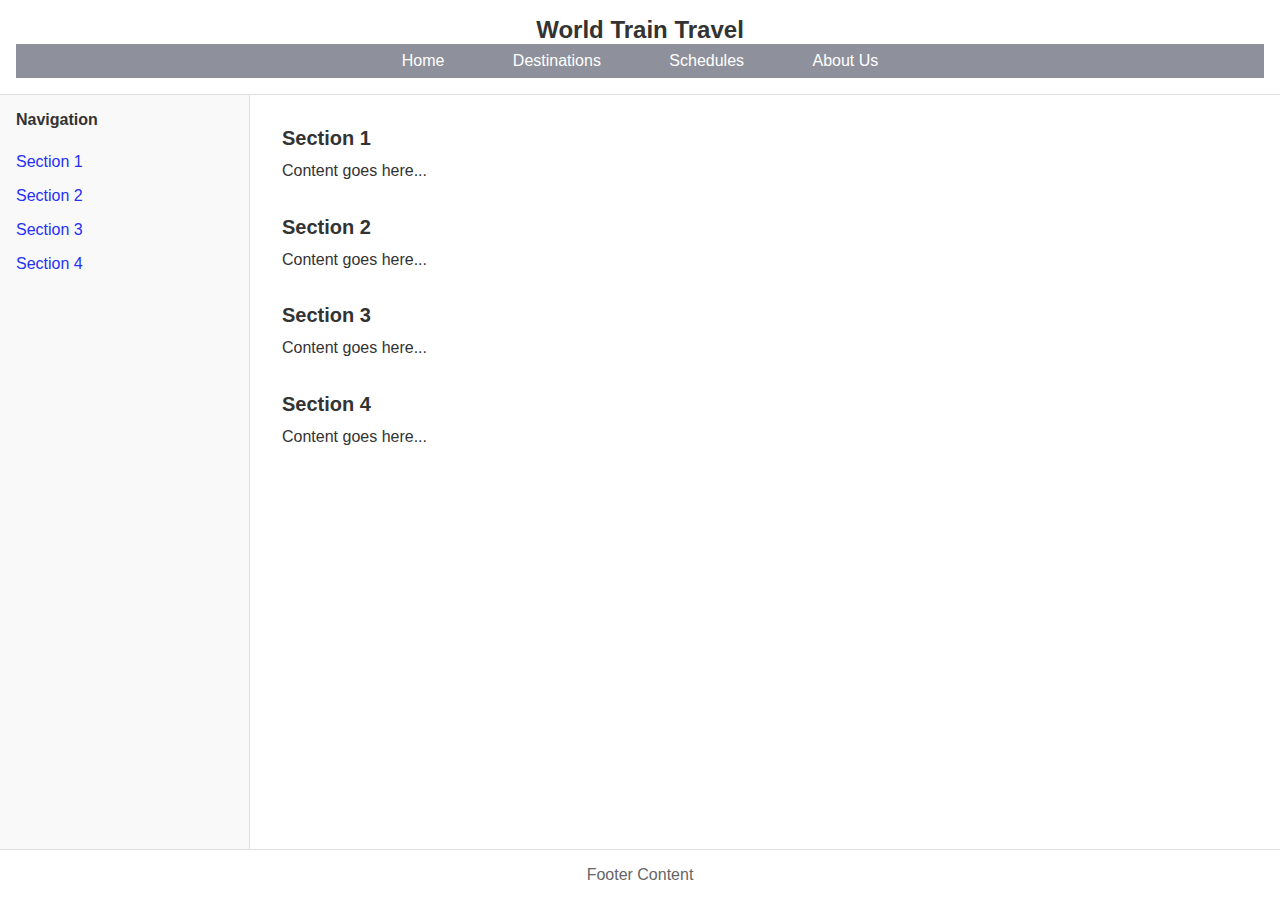
<file: Index.html>
<!DOCTYPE html>
<html lang="en">
<head>
    <meta charset="UTF-8">
    <meta name="viewport" content="width=device-width, initial-scale=1.0">
    <title>World Train Wiki</title>
	<link rel="stylesheet" href="css/train.css">
</head>
<body>
    <header>
        <h1>World Train Travel</h1>
        <div class="horizontal-nav">
            <a href="#section1">Home</a>
            <a href="#section2">Destinations</a>
            <a href="#section3">Schedules</a>
            <a href="#section4">About Us</a>
        </div>
    </header>
    <div class="content-wrapper">
        <nav>
            <h2>Navigation</h2>
            <a href="#section1">Section 1</a>
            <a href="#section2">Section 2</a>
            <a href="#section3">Section 3</a>
            <a href="#section4">Section 4</a>
        </nav>
        <main>
            <section id="section1">
                <h2>Section 1</h2>
                <p>Content goes here...</p>
            </section>
            <section id="section2">
                <h2>Section 2</h2>
                <p>Content goes here...</p>
            </section>
            <section id="section3">
                <h2>Section 3</h2>
                <p>Content goes here...</p>
            </section>
            <section id="section4">
                <h2>Section 4</h2>
                <p>Content goes here...</p>
            </section>
        </main>
    </div>
    <footer>
        <p>Footer Content</p>
    </footer>
</body>
</html>
</file>
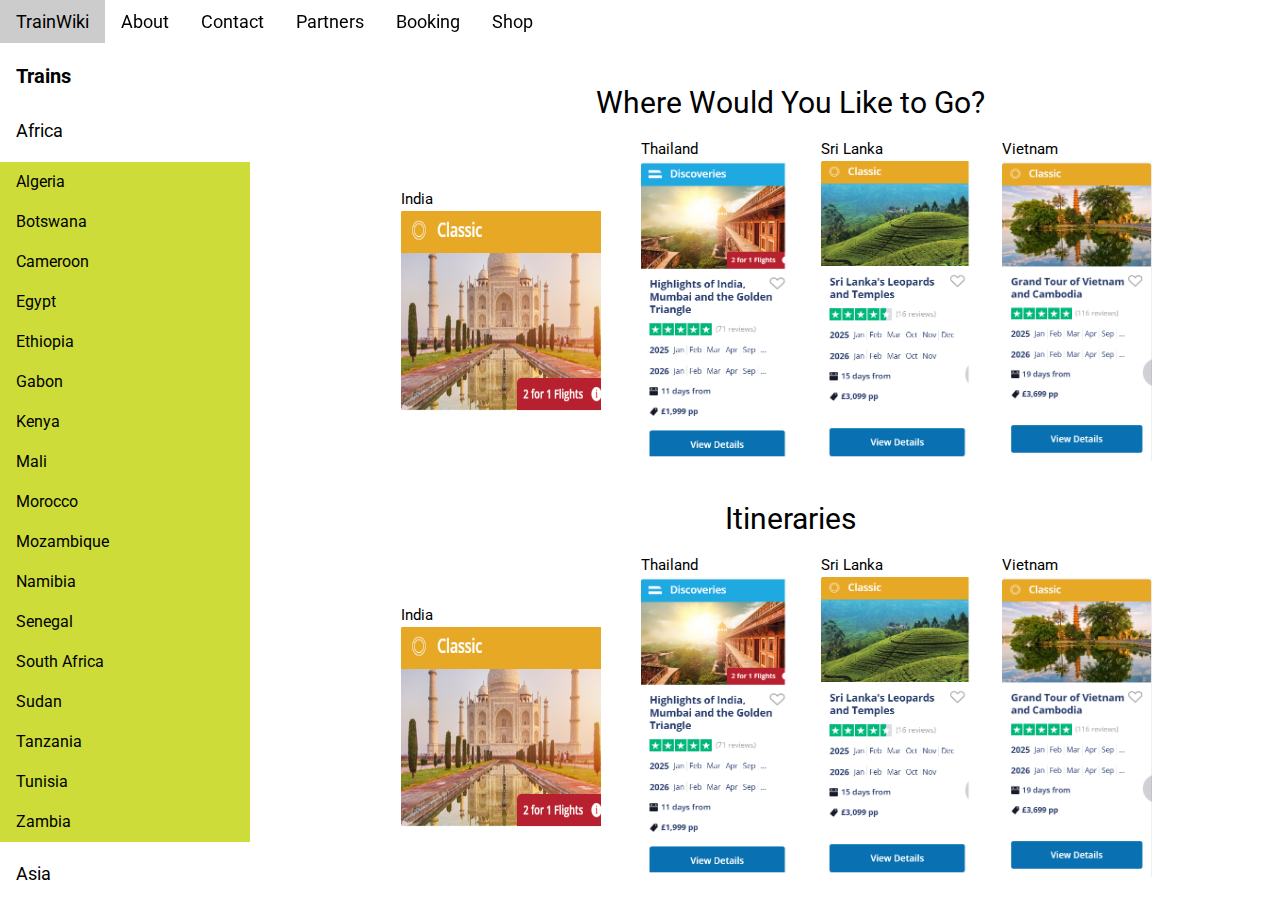
<file: index.html>
<!DOCTYPE html>
<html lang="en">
<head>
<title>World Train Wiki</title>
<meta charset="UTF-8">
<meta name="viewport" content="width=device-width, initial-scale=1">
<link rel="stylesheet" href="https://www.w3schools.com/w3css/4/w3.css">
<link rel="stylesheet" href="https://www.w3schools.com/lib/w3-theme-black.css">
<link rel="stylesheet" href="https://fonts.googleapis.com/css?family=Roboto">
<link rel="stylesheet" href="https://cdnjs.cloudflare.com/ajax/libs/font-awesome/4.7.0/css/font-awesome.min.css">

<style>
html,body,h1,h2,h3,h4,h5,h6 {font-family: "Roboto", sans-serif;}
.w3-sidebar {
  z-index: 3;
  width: 250px;
  top: 43px;
  bottom: 0;
  height: inherit;
}
</style>
</head>
<body>

<!-- NavBar Include -->
<div w3-include-html="TopNav.html"></div>

<!-- Navbar -->
<div class="w3-top">
  <div class="w3-bar w3-theme w3-top w3-left-align w3-large">
    <a class="w3-bar-item w3-button w3-right w3-hide-large w3-hover-white w3-large w3-theme-l1" href="javascript:void(0)" onclick="w3_open()"><i class="fa fa-bars"></i></a>
    <a href="#" class="w3-bar-item w3-button w3-theme-l1">TrainWiki</a>
    <a href="#" class="w3-bar-item w3-button w3-hide-small w3-hover-white">About</a>
    <a href="#" class="w3-bar-item w3-button w3-hide-small w3-hover-white">Contact</a>
    <a href="#" class="w3-bar-item w3-button w3-hide-small w3-hover-white">Partners</a>
    <a href="#" class="w3-bar-item w3-button w3-hide-small w3-hover-white">Booking</a>
    <a href="#" class="w3-bar-item w3-button w3-hide-small w3-hover-white">Shop</a>
  </div>
</div>

<!-- Sidebar -->
<nav class="w3-sidebar w3-bar-block w3-collapse w3-large w3-theme-l5 w3-animate-left" id="mySidebar">
  <a href="javascript:void(0)" onclick="w3_close()" class="w3-right w3-xlarge w3-padding-large w3-hover-black w3-hide-large" title="Close Menu">
    <i class="fa fa-remove"></i>
  </a>
  <h4 class="w3-bar-item"><b>Trains</b></h4>
  <a class="w3-bar-item w3-button w3-hover-black" href="africa.html">Africa</a>
  <h6>
	<a class="w3-bar-item w3-button w3-hover-grey w3-lime" href="Algeria.html">Algeria</a>
	<a class="w3-bar-item w3-button w3-hover-grey w3-lime" href="Botswana.html">Botswana</a>
	<a class="w3-bar-item w3-button w3-hover-grey w3-lime" href="Cameroon.html">Cameroon</a>
	<a class="w3-bar-item w3-button w3-hover-grey w3-lime" href="Egypt.html">Egypt</a>
	<a class="w3-bar-item w3-button w3-hover-grey w3-lime" href="Ethiopia.html">Ethiopia</a>
	<a class="w3-bar-item w3-button w3-hover-grey w3-lime" href="Gabon.html">Gabon</a>
	<a class="w3-bar-item w3-button w3-hover-grey w3-lime" href="Kenya.html">Kenya</a>
	<a class="w3-bar-item w3-button w3-hover-grey w3-lime" href="Mali.html">Mali</a>
	<a class="w3-bar-item w3-button w3-hover-grey w3-lime" href="Morocco.html">Morocco</a>
	<a class="w3-bar-item w3-button w3-hover-grey w3-lime" href="Mozambique.html">Mozambique</a>
	<a class="w3-bar-item w3-button w3-hover-grey w3-lime" href="Namibia.html">Namibia</a>
	<a class="w3-bar-item w3-button w3-hover-grey w3-lime" href="Senegal.html">Senegal</a>
	<a class="w3-bar-item w3-button w3-hover-grey w3-lime" href="South Africa.html">South Africa</a>
	<a class="w3-bar-item w3-button w3-hover-grey w3-lime" href="Sudan.html">Sudan</a>
	<a class="w3-bar-item w3-button w3-hover-grey w3-lime" href="Tanzania.html">Tanzania</a>
	<a class="w3-bar-item w3-button w3-hover-grey w3-lime" href="Tunisia.html">Tunisia</a>
	<a class="w3-bar-item w3-button w3-hover-grey w3-lime" href="Zambia.html">Zambia</a>

  </h6>
  <a class="w3-bar-item w3-button w3-hover-black" href="asia.html">Asia</a>
  <h6>
		<a class="w3-bar-item w3-button w3-hover-grey w3-khaki" href="Armenia.html">Armenia</a>
		<a class="w3-bar-item w3-button w3-hover-grey w3-khaki" href="Azerbaijan.html">Azerbaijan</a>
		<a class="w3-bar-item w3-button w3-hover-grey w3-khaki" href="Bangladesh.html">Bangladesh</a>
		<a class="w3-bar-item w3-button w3-hover-grey w3-khaki" href="Burma (Myanmar).html">Burma (Myanmar)</a>
		<a class="w3-bar-item w3-button w3-hover-grey w3-khaki" href="Cambodia.html">Cambodia</a>
		<a class="w3-bar-item w3-button w3-hover-grey w3-khaki" href="China.html">China</a>
		<a class="w3-bar-item w3-button w3-hover-grey w3-khaki" href="Georgia.html">Georgia</a>
		<a class="w3-bar-item w3-button w3-hover-grey w3-khaki" href="Hong Kong.html">Hong Kong</a>
		<a class="w3-bar-item w3-button w3-hover-grey w3-khaki" href="India.html">India</a>
		<a class="w3-bar-item w3-button w3-hover-grey w3-khaki" href="Indonesia.html">Indonesia</a>
		<a class="w3-bar-item w3-button w3-hover-grey w3-khaki" href="Iran.html">Iran</a>
		<a class="w3-bar-item w3-button w3-hover-grey w3-khaki" href="Iraq.html">Iraq</a>
		<a class="w3-bar-item w3-button w3-hover-grey w3-khaki" href="Israel.html">Israel</a>
		<a class="w3-bar-item w3-button w3-hover-grey w3-khaki" href="Japan.html">Japan</a>
		<a class="w3-bar-item w3-button w3-hover-grey w3-khaki" href="Jordan.html">Jordan</a>
		<a class="w3-bar-item w3-button w3-hover-grey w3-khaki" href="Kazakhstan.html">Kazakhstan</a>
		<a class="w3-bar-item w3-button w3-hover-grey w3-khaki" href="Laos.html">Laos</a>
		<a class="w3-bar-item w3-button w3-hover-grey w3-khaki" href="Malaysia.html">Malaysia</a>
		<a class="w3-bar-item w3-button w3-hover-grey w3-khaki" href="Nepal.html">Nepal</a>
		<a class="w3-bar-item w3-button w3-hover-grey w3-khaki" href="North Korea.html">North Korea</a>
		<a class="w3-bar-item w3-button w3-hover-grey w3-khaki" href="Pakistan.html">Pakistan</a>
		<a class="w3-bar-item w3-button w3-hover-grey w3-khaki" href="Philippines.html">Philippines</a>
		<a class="w3-bar-item w3-button w3-hover-grey w3-khaki" href="Saudi Arabia.html">Saudi Arabia</a>
		<a class="w3-bar-item w3-button w3-hover-grey w3-khaki" href="Singapore.html">Singapore</a>
		<a class="w3-bar-item w3-button w3-hover-grey w3-khaki" href="South Korea.html">South Korea</a>
		<a class="w3-bar-item w3-button w3-hover-grey w3-khaki" href="Sri Lanka.html">Sri Lanka</a>
		<a class="w3-bar-item w3-button w3-hover-grey w3-khaki" href="Syria.html">Syria</a>
		<a class="w3-bar-item w3-button w3-hover-grey w3-khaki" href="Taiwan.html">Taiwan</a>
		<a class="w3-bar-item w3-button w3-hover-grey w3-khaki" href="Thailand.html">Thailand</a>
		<a class="w3-bar-item w3-button w3-hover-grey w3-khaki" href="Turkey.html">Turkey</a>
		<a class="w3-bar-item w3-button w3-hover-grey w3-khaki" href="Uzbekistan.html">Uzbekistan</a>
		<a class="w3-bar-item w3-button w3-hover-grey w3-khaki" href="Vietnam.html">Vietnam</a>
  </h6>
  <a class="w3-bar-item w3-button w3-hover-black" href="NAmerica.html">America N</a>
  <a class="w3-bar-item w3-button w3-hover-black" href="#">America S</a>
  <a class="w3-bar-item w3-button w3-hover-black" href="#">Australia</a>
  <a class="w3-bar-item w3-button w3-hover-black" href="#">Antartica</a>
  <a class="w3-bar-item w3-button w3-hover-black" href="Europe.html">Europe</a>
	<h6>
		<a class="w3-bar-item w3-button w3-hover-grey w3-pale-green" href="Albania.html">Albania</a>
		<a class="w3-bar-item w3-button w3-hover-grey w3-pale-green" href="Andorra.html">Andorra</a>
		<a class="w3-bar-item w3-button w3-hover-grey w3-pale-green" href="Austria.html">Austria</a>
		<a class="w3-bar-item w3-button w3-hover-grey w3-pale-green" href="Belgium.html">Belgium</a>
		<a class="w3-bar-item w3-button w3-hover-grey w3-pale-green" href="Belarus.html">Belarus</a>
		<a class="w3-bar-item w3-button w3-hover-grey w3-pale-green" href="Bosnia.html">Bosnia</a>
		<a class="w3-bar-item w3-button w3-hover-grey w3-pale-green" href="Bulgaria.html">Bulgaria</a>
		<a class="w3-bar-item w3-button w3-hover-grey w3-pale-green" href="Croatia.html">Croatia</a>
		<a class="w3-bar-item w3-button w3-hover-grey w3-pale-green" href="Cyprus.html">Cyprus</a>
		<a class="w3-bar-item w3-button w3-hover-grey w3-pale-green" href="Czech Rep..html">Czech Rep.</a>
		<a class="w3-bar-item w3-button w3-hover-grey w3-pale-green" href="Denmark.html">Denmark</a>
		<a class="w3-bar-item w3-button w3-hover-grey w3-pale-green" href="Estonia.html">Estonia</a>
		<a class="w3-bar-item w3-button w3-hover-grey w3-pale-green" href="Finland.html">Finland</a>
		<a class="w3-bar-item w3-button w3-hover-grey w3-pale-green" href="France.html">France</a>
		<a class="w3-bar-item w3-button w3-hover-grey w3-pale-green" href="Germany.html">Germany</a>
		<a class="w3-bar-item w3-button w3-hover-grey w3-pale-green" href="Gibraltar.html">Gibraltar</a>
		<a class="w3-bar-item w3-button w3-hover-grey w3-pale-green" href="Greece.html">Greece</a>
		<a class="w3-bar-item w3-button w3-hover-grey w3-pale-green" href="Hungary.html">Hungary</a>
		<a class="w3-bar-item w3-button w3-hover-grey w3-pale-green" href="Iceland.html">Iceland</a>
		<a class="w3-bar-item w3-button w3-hover-grey w3-pale-green" href="Italy.html">Italy</a>
		<a class="w3-bar-item w3-button w3-hover-grey w3-pale-green" href="Latvia.html">Latvia</a>
		<a class="w3-bar-item w3-button w3-hover-grey w3-pale-green" href="Lithuania.html">Lithuania</a>
		<a class="w3-bar-item w3-button w3-hover-grey w3-pale-green" href="Luxembourg.html">Luxembourg</a>
		<a class="w3-bar-item w3-button w3-hover-grey w3-pale-green" href="Macedonia.html">Macedonia</a>
		<a class="w3-bar-item w3-button w3-hover-grey w3-pale-green" href="Malta.html">Malta</a>
		<a class="w3-bar-item w3-button w3-hover-grey w3-pale-green" href="Moldova.html">Moldova</a>
		<a class="w3-bar-item w3-button w3-hover-grey w3-pale-green" href="Montenegro.html">Montenegro</a>
		<a class="w3-bar-item w3-button w3-hover-grey w3-pale-green" href="Netherlands.html">Netherlands</a>
		<a class="w3-bar-item w3-button w3-hover-grey w3-pale-green" href="Norway.html">Norway</a>
		<a class="w3-bar-item w3-button w3-hover-grey w3-pale-green" href="Poland.html">Poland</a>
		<a class="w3-bar-item w3-button w3-hover-grey w3-pale-green" href="Portugal.html">Portugal</a>
		<a class="w3-bar-item w3-button w3-hover-grey w3-pale-green" href="Romania.html">Romania</a>
		<a class="w3-bar-item w3-button w3-hover-grey w3-pale-green" href="Russia.html">Russia</a>
		<a class="w3-bar-item w3-button w3-hover-grey w3-pale-green" href="Serbia.html">Serbia</a>
		<a class="w3-bar-item w3-button w3-hover-grey w3-pale-green" href="Slovakia.html">Slovakia</a>
		<a class="w3-bar-item w3-button w3-hover-grey w3-pale-green" href="Slovenia.html">Slovenia</a>
		<a class="w3-bar-item w3-button w3-hover-grey w3-pale-green" href="Spain.html">Spain</a>
		<a class="w3-bar-item w3-button w3-hover-grey w3-pale-green" href="Sweden.html">Sweden</a>
		<a class="w3-bar-item w3-button w3-hover-grey w3-pale-green" href="Switzerland.html">Switzerland</a>
		<a class="w3-bar-item w3-button w3-hover-grey w3-pale-green" href="Turkey.html">Turkey</a>
		<a class="w3-bar-item w3-button w3-hover-grey w3-pale-green" href="Ukraine.html">Ukraine</a>

	</h6>
</nav>

<!-- Overlay effect when opening sidebar on small screens -->
<div class="w3-overlay w3-hide-large" onclick="w3_close()" style="cursor:pointer" title="close side menu" id="myOverlay"></div>


<!-- Main content: shift it to the right by 250 pixels when the sidebar is visible -->
<div class="w3-main" style="margin-left:300px; margin-top: 80px;" align="center">
<h2>Where Would You Like to Go?</h2>
<table width="80%">
<tr>
	<td>India <br><a href="India.html"><img src="images/mock1.png"" alt="G" width="200" height="200"></a></td>
	<td>Thailand <br><img src="images/mock2.png"" alt="G" width="150" height="300"></td>
	<td>Sri Lanka <br><img src="images/mock3.png"" alt="G" width="150" height="300"></td>
	<td>Vietnam <br><img src="images/mock4.png"" alt="G" width="150" height="300"></td>
</tr>
</table>
<br><h2>Itineraries</h2>
<table width="80%">
<tr>
	<td>India <br><a href="India.html"><img src="images/mock1.png"" alt="G" width="200" height="200"></a></td>
	<td>Thailand <br><img src="images/mock2.png"" alt="G" width="150" height="300"></td>
	<td>Sri Lanka <br><img src="images/mock3.png"" alt="G" width="150" height="300"></td>
	<td>Vietnam <br><img src="images/mock4.png"" alt="G" width="150" height="300"></td>
</tr>
</table>
<!-- END MAIN -->

<script>

// Get the Sidebar
var mySidebar = document.getElementById("mySidebar");

// Get the DIV with overlay effect
var overlayBg = document.getElementById("myOverlay");

// Toggle between showing and hiding the sidebar, and add overlay effect
function w3_open() {
  if (mySidebar.style.display === 'block') {
    mySidebar.style.display = 'none';
    overlayBg.style.display = "none";
  } else {
    mySidebar.style.display = 'block';
    overlayBg.style.display = "block";
  }
}

// Close the sidebar with the close button
function w3_close() {
  mySidebar.style.display = "none";
  overlayBg.style.display = "none";
}


</script>
</body>
</html>
</file>
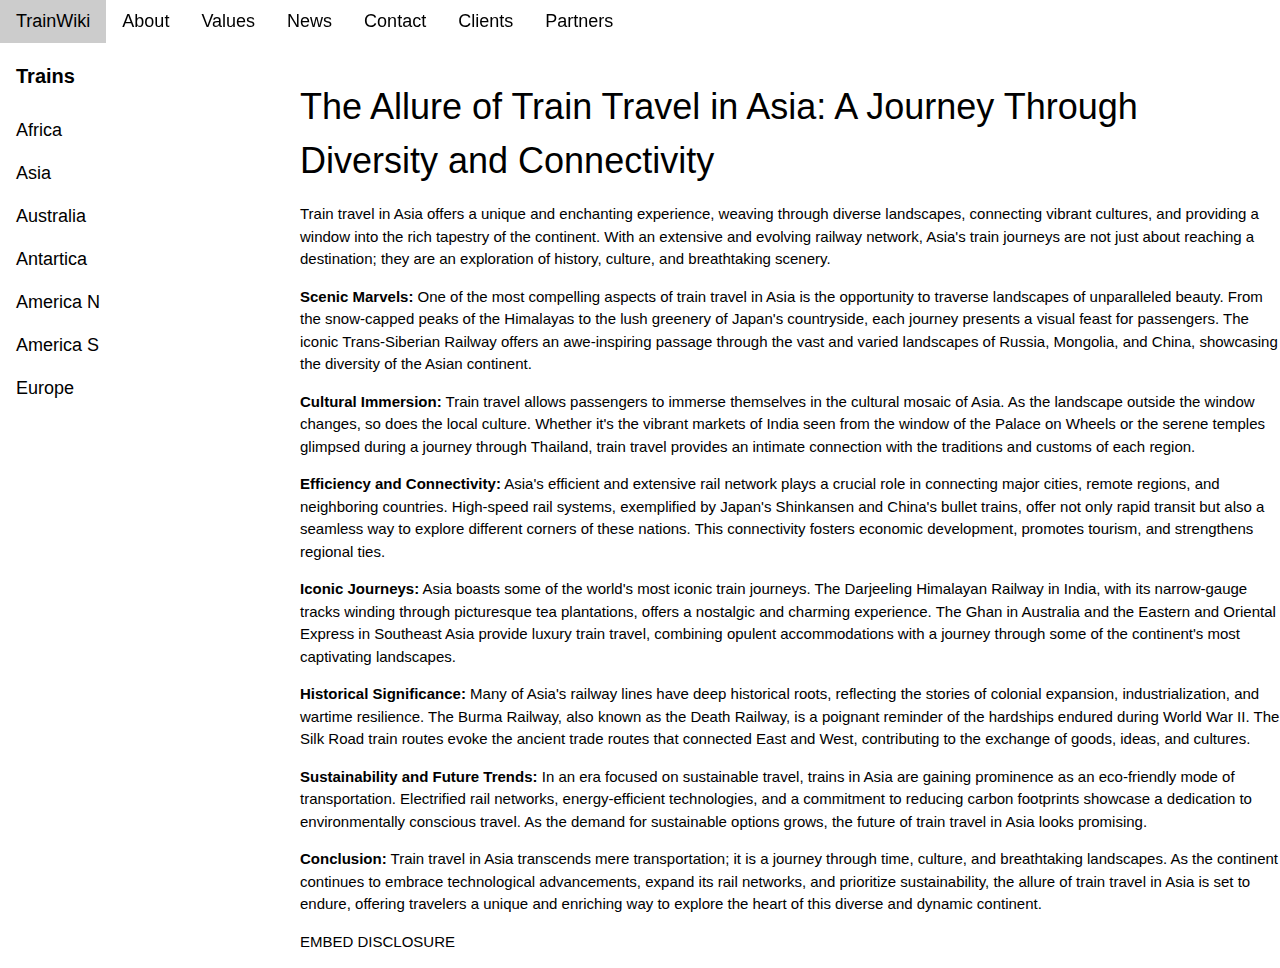
<file: asia.html>
<!DOCTYPE html>
<html lang="en">
<head>
<title>World Train Wiki</title>
<meta charset="UTF-8">
<meta name="viewport" content="width=device-width, initial-scale=1">
<link rel="stylesheet" href="https://www.w3schools.com/w3css/4/w3.css">
<link rel="stylesheet" href="https://www.w3schools.com/lib/w3-theme-black.css">


<style>
html,body,h1,h2,h3,h4,h5,h6 {font-family: "Roboto", sans-serif;}
.w3-sidebar {
  z-index: 3;
  width: 250px;
  top: 43px;
  bottom: 0;
  height: inherit;
}
</style>
</head>
<body>

<!-- Navbar -->
<div class="w3-top">
  <div class="w3-bar w3-theme w3-top w3-left-align w3-large">
    <a class="w3-bar-item w3-button w3-right w3-hide-large w3-hover-white w3-large w3-theme-l1" href="javascript:void(0)" onclick="w3_open()"><i class="fa fa-bars"></i></a>
    <a href="index.html" class="w3-bar-item w3-button w3-theme-l1">TrainWiki</a>
    <a href="#" class="w3-bar-item w3-button w3-hide-small w3-hover-white">About</a>
    <a href="#" class="w3-bar-item w3-button w3-hide-small w3-hover-white">Values</a>
    <a href="#" class="w3-bar-item w3-button w3-hide-small w3-hover-white">News</a>
    <a href="#" class="w3-bar-item w3-button w3-hide-small w3-hover-white">Contact</a>
    <a href="#" class="w3-bar-item w3-button w3-hide-small w3-hide-medium w3-hover-white">Clients</a>
    <a href="#" class="w3-bar-item w3-button w3-hide-small w3-hide-medium w3-hover-white">Partners</a>
  </div>
</div>
<!-- Sidebar -->
<nav class="w3-sidebar w3-bar-block w3-collapse w3-large w3-theme-l5 w3-animate-left" id="mySidebar">
  <a href="javascript:void(0)" onclick="w3_close()" class="w3-right w3-xlarge w3-padding-large w3-hover-black w3-hide-large" title="Close Menu">
    <i class="fa fa-remove"></i>
  </a>
  <h4 class="w3-bar-item"><b>Trains</b></h4>
  <a class="w3-bar-item w3-button w3-hover-black" href="Africa.html">Africa</a>
  <a class="w3-bar-item w3-button w3-hover-black" href="asia.html">Asia</a>
  <a class="w3-bar-item w3-button w3-hover-black" href="Australia.html">Australia</a>
  <a class="w3-bar-item w3-button w3-hover-black" href="Antartica.html">Antartica</a>
  <a class="w3-bar-item w3-button w3-hover-black" href="NAmerica.html">America N</a>
  <a class="w3-bar-item w3-button w3-hover-black" href="SAmerica.html">America S</a>
  <a class="w3-bar-item w3-button w3-hover-black" href="Europe.html">Europe</a>
</nav>


<!-- Overlay effect when opening sidebar on small screens -->
<div class="w3-overlay w3-hide-large" onclick="w3_close()" style="cursor:pointer" title="close side menu" id="myOverlay"></div>

<!-- Main content: shift it to the right by 250 pixels when the sidebar is visible -->
<div class="w3-main" style="margin-left:300px; margin-top: 80px;">
<h1>The Allure of Train Travel in Asia: A Journey Through Diversity and Connectivity</h1>

<p>Train travel in Asia offers a unique and enchanting experience, weaving through diverse landscapes, connecting vibrant cultures, and providing a window into the rich tapestry of the continent. With an extensive and evolving railway network, Asia's train journeys are not just about reaching a destination; they are an exploration of history, culture, and breathtaking scenery.</p>

<p><strong>Scenic Marvels:</strong> One of the most compelling aspects of train travel in Asia is the opportunity to traverse landscapes of unparalleled beauty. From the snow-capped peaks of the Himalayas to the lush greenery of Japan's countryside, each journey presents a visual feast for passengers. The iconic Trans-Siberian Railway offers an awe-inspiring passage through the vast and varied landscapes of Russia, Mongolia, and China, showcasing the diversity of the Asian continent.</p>

<p><strong>Cultural Immersion:</strong> Train travel allows passengers to immerse themselves in the cultural mosaic of Asia. As the landscape outside the window changes, so does the local culture. Whether it's the vibrant markets of India seen from the window of the Palace on Wheels or the serene temples glimpsed during a journey through Thailand, train travel provides an intimate connection with the traditions and customs of each region.</p>

<p><strong>Efficiency and Connectivity:</strong> Asia's efficient and extensive rail network plays a crucial role in connecting major cities, remote regions, and neighboring countries. High-speed rail systems, exemplified by Japan's Shinkansen and China's bullet trains, offer not only rapid transit but also a seamless way to explore different corners of these nations. This connectivity fosters economic development, promotes tourism, and strengthens regional ties.</p>

<p><strong>Iconic Journeys:</strong> Asia boasts some of the world's most iconic train journeys. The Darjeeling Himalayan Railway in India, with its narrow-gauge tracks winding through picturesque tea plantations, offers a nostalgic and charming experience. The Ghan in Australia and the Eastern and Oriental Express in Southeast Asia provide luxury train travel, combining opulent accommodations with a journey through some of the continent's most captivating landscapes.</p>

<p><strong>Historical Significance:</strong> Many of Asia's railway lines have deep historical roots, reflecting the stories of colonial expansion, industrialization, and wartime resilience. The Burma Railway, also known as the Death Railway, is a poignant reminder of the hardships endured during World War II. The Silk Road train routes evoke the ancient trade routes that connected East and West, contributing to the exchange of goods, ideas, and cultures.</p>

<p><strong>Sustainability and Future Trends:</strong> In an era focused on sustainable travel, trains in Asia are gaining prominence as an eco-friendly mode of transportation. Electrified rail networks, energy-efficient technologies, and a commitment to reducing carbon footprints showcase a dedication to environmentally conscious travel. As the demand for sustainable options grows, the future of train travel in Asia looks promising.</p>

<p><strong>Conclusion:</strong> Train travel in Asia transcends mere transportation; it is a journey through time, culture, and breathtaking landscapes. As the continent continues to embrace technological advancements, expand its rail networks, and prioritize sustainability, the allure of train travel in Asia is set to endure, offering travelers a unique and enriching way to explore the heart of this diverse and dynamic continent.</p>

<P> EMBED DISCLOSURE</P>

<!-- END MAIN -->
</div>

<script>
// Get the Sidebar
var mySidebar = document.getElementById("mySidebar");

// Get the DIV with overlay effect
var overlayBg = document.getElementById("myOverlay");

// Toggle between showing and hiding the sidebar, and add overlay effect
function w3_open() {
  if (mySidebar.style.display === 'block') {
    mySidebar.style.display = 'none';
    overlayBg.style.display = "none";
  } else {
    mySidebar.style.display = 'block';
    overlayBg.style.display = "block";
  }
}

// Close the sidebar with the close button
function w3_close() {
  mySidebar.style.display = "none";
  overlayBg.style.display = "none";
}
</script>

</body>
</html>
</file>
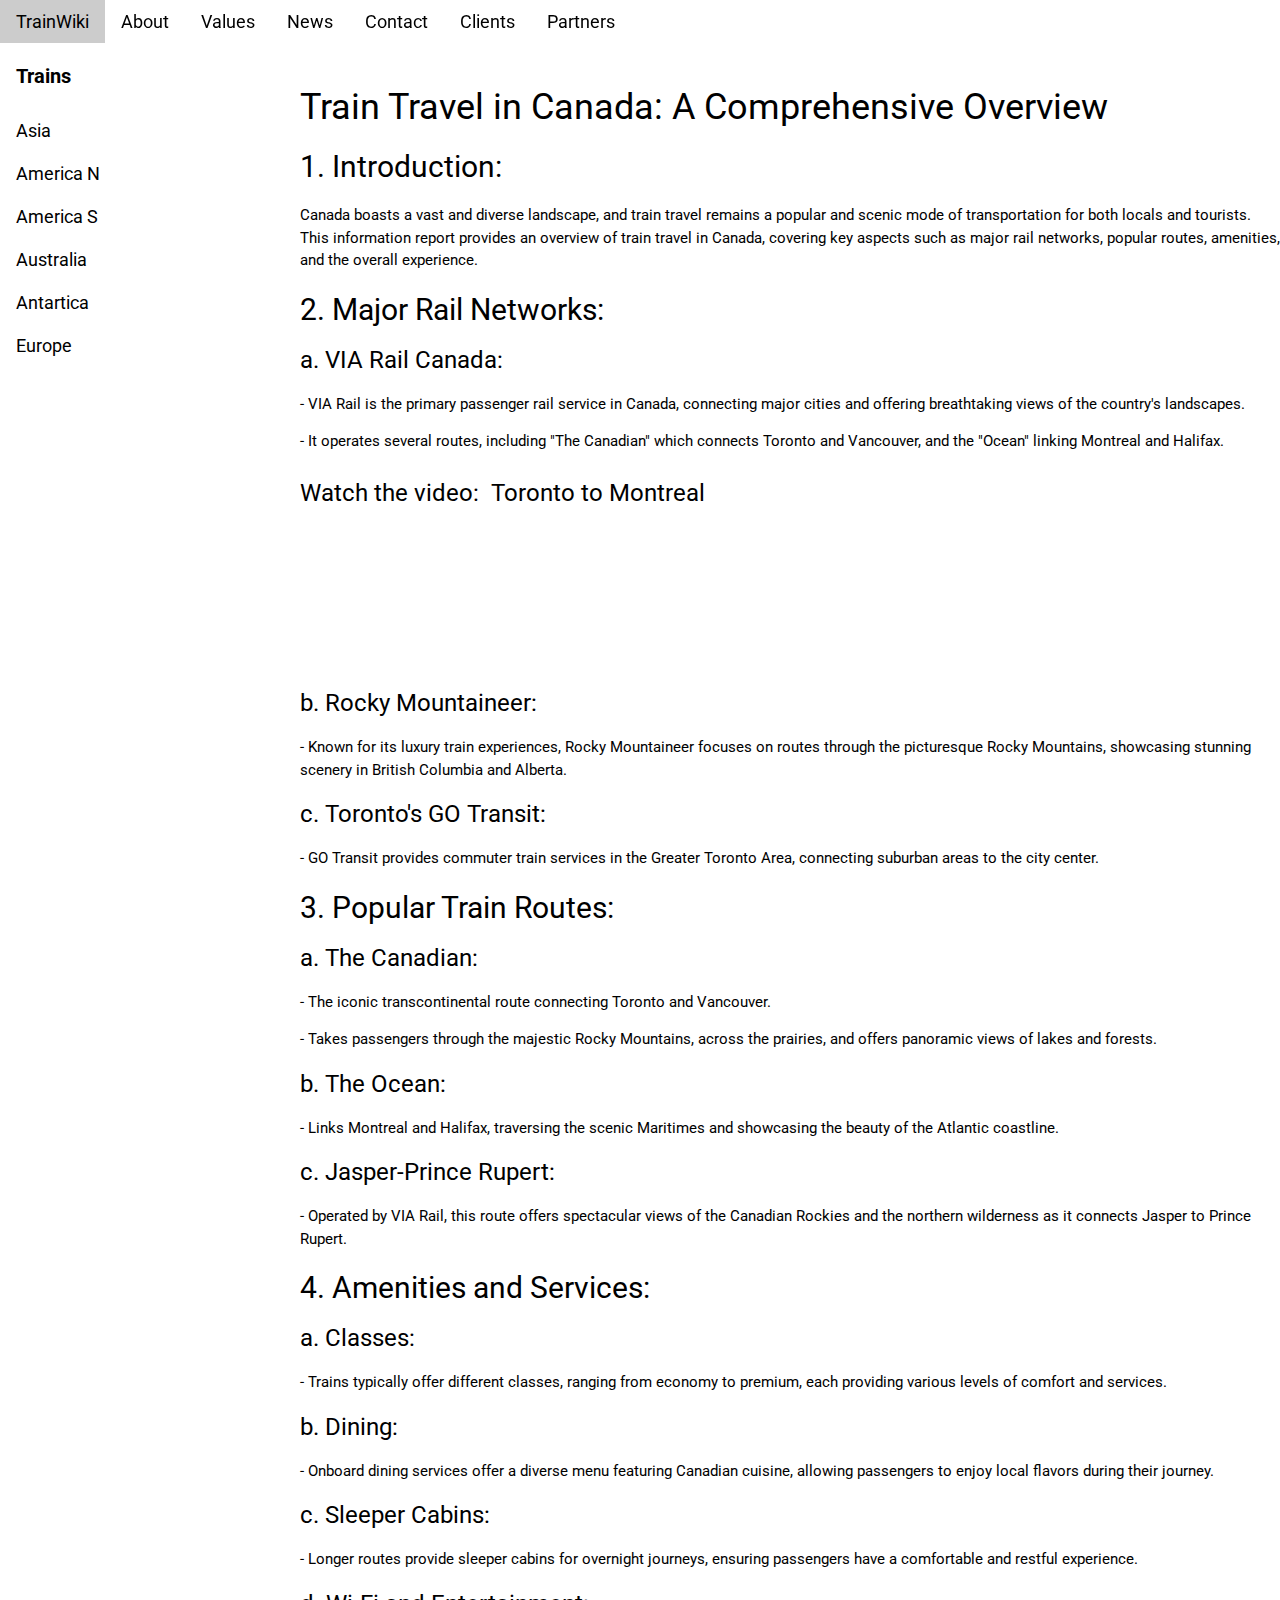
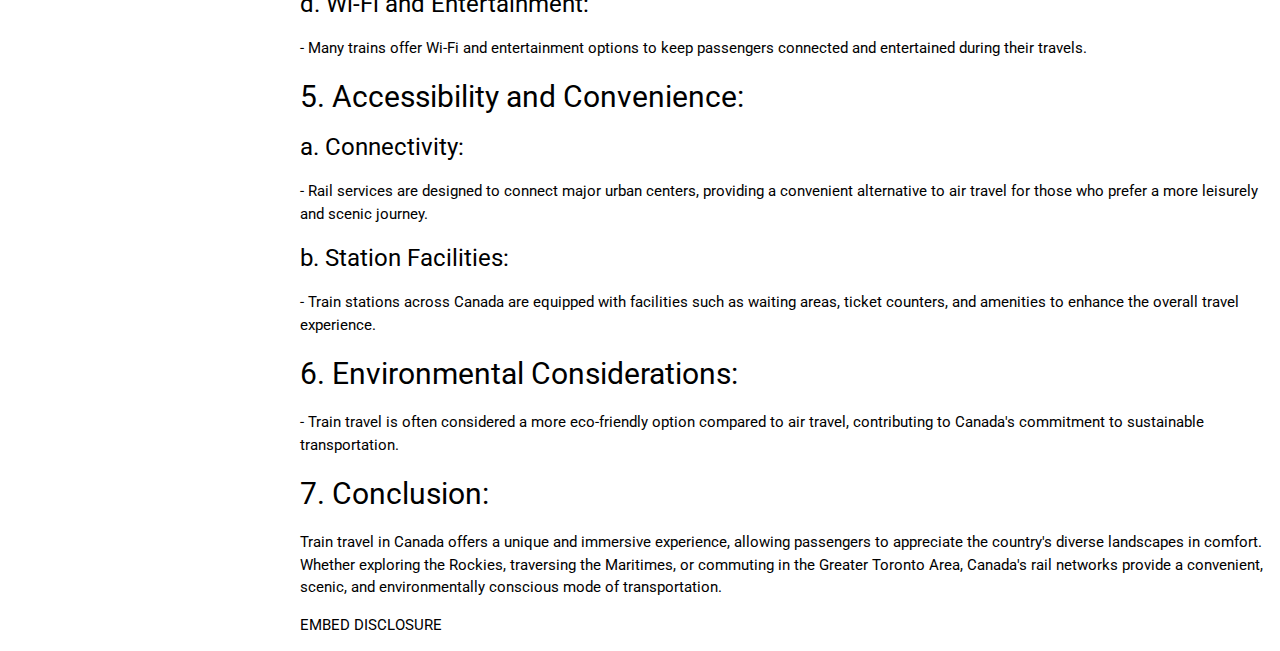
<file: Canada.html>
<!DOCTYPE html>
<html lang="en">
<head>
<title>World Train Wiki</title>
<meta charset="UTF-8">
<meta name="viewport" content="width=device-width, initial-scale=1">
<link rel="stylesheet" href="https://www.w3schools.com/w3css/4/w3.css">
<link rel="stylesheet" href="https://www.w3schools.com/lib/w3-theme-black.css">
<link rel="stylesheet" href="https://fonts.googleapis.com/css?family=Roboto">
<link rel="stylesheet" href="https://cdnjs.cloudflare.com/ajax/libs/font-awesome/4.7.0/css/font-awesome.min.css">
<style>
html,body,h1,h2,h3,h4,h5,h6 {font-family: "Roboto", sans-serif;}
.w3-sidebar {
  z-index: 3;
  width: 250px;
  top: 43px;
  bottom: 0;
  height: inherit;
}
</style>
</head>
<body>

<!-- Navbar -->
<div class="w3-top">
  <div class="w3-bar w3-theme w3-top w3-left-align w3-large">
    <a class="w3-bar-item w3-button w3-right w3-hide-large w3-hover-white w3-large w3-theme-l1" href="javascript:void(0)" onclick="w3_open()"><i class="fa fa-bars"></i></a>
    <a href="index.html" class="w3-bar-item w3-button w3-theme-l1">TrainWiki</a>
    <a href="#" class="w3-bar-item w3-button w3-hide-small w3-hover-white">About</a>
    <a href="#" class="w3-bar-item w3-button w3-hide-small w3-hover-white">Values</a>
    <a href="#" class="w3-bar-item w3-button w3-hide-small w3-hover-white">News</a>
    <a href="#" class="w3-bar-item w3-button w3-hide-small w3-hover-white">Contact</a>
    <a href="#" class="w3-bar-item w3-button w3-hide-small w3-hide-medium w3-hover-white">Clients</a>
    <a href="#" class="w3-bar-item w3-button w3-hide-small w3-hide-medium w3-hover-white">Partners</a>
  </div>
</div>

<!-- Sidebar -->
<nav class="w3-sidebar w3-bar-block w3-collapse w3-large w3-theme-l5 w3-animate-left" id="mySidebar">
  <a href="javascript:void(0)" onclick="w3_close()" class="w3-right w3-xlarge w3-padding-large w3-hover-black w3-hide-large" title="Close Menu">
    <i class="fa fa-remove"></i>
  </a>
  <h4 class="w3-bar-item"><b>Trains</b></h4>
  <a class="w3-bar-item w3-button w3-hover-black" href="asia.html">Asia</a>
  <a class="w3-bar-item w3-button w3-hover-black" href="NAmerica.html">America N</a>
  <a class="w3-bar-item w3-button w3-hover-black" href="#">America S</a>
  <a class="w3-bar-item w3-button w3-hover-black" href="#">Australia</a>
  <a class="w3-bar-item w3-button w3-hover-black" href="#">Antartica</a>
  <a class="w3-bar-item w3-button w3-hover-black" href="#">Europe</a>
</nav>

<!-- Overlay effect when opening sidebar on small screens -->
<div class="w3-overlay w3-hide-large" onclick="w3_close()" style="cursor:pointer" title="close side menu" id="myOverlay"></div>

<!-- Main content: shift it to the right by 250 pixels when the sidebar is visible -->
<div class="w3-main" style="margin-left:300px; margin-top: 80px;">
<h1>Train Travel in Canada: A Comprehensive Overview</h1>

    <h2>1. Introduction:</h2>
    <p>Canada boasts a vast and diverse landscape, and train travel remains a popular and scenic mode of transportation for both locals and tourists. This information report provides an overview of train travel in Canada, covering key aspects such as major rail networks, popular routes, amenities, and the overall experience.</p>

    <h2>2. Major Rail Networks:</h2>
    <h3>a. VIA Rail Canada:</h3>
    <p>- VIA Rail is the primary passenger rail service in Canada, connecting major cities and offering breathtaking views of the country's landscapes.</p>
    <p>- It operates several routes, including "The Canadian" which connects Toronto and Vancouver, and the "Ocean" linking Montreal and Halifax.</p>

    
	<h3 style="margin-top: 22px; margin-bottom: 8px"><a name="Watch_the_video">Watch the video</a>:&nbsp; 
	<span style="font-weight: 400">Toronto to Montreal</span></h3>
	<div class="video-outer">
	<div class="video-container">
	<p style="margin-top: 5px; margin-bottom: 0">
		<iframe loading="lazy" src="https://www.youtube-nocookie.com/embed/LRorOap4d14?rel=0" frameborder="0" allowfullscreen></iframe>
	</p></div></div>

	<h3>b. Rocky Mountaineer:</h3>
    <p>- Known for its luxury train experiences, Rocky Mountaineer focuses on routes through the picturesque Rocky Mountains, showcasing stunning scenery in British Columbia and Alberta.</p>
	

    <h3>c. Toronto's GO Transit:</h3>
    <p>- GO Transit provides commuter train services in the Greater Toronto Area, connecting suburban areas to the city center.</p>

    <h2>3. Popular Train Routes:</h2>
    <h3>a. The Canadian:</h3>
    <p>- The iconic transcontinental route connecting Toronto and Vancouver.</p>
    <p>- Takes passengers through the majestic Rocky Mountains, across the prairies, and offers panoramic views of lakes and forests.</p>

    <h3>b. The Ocean:</h3>
    <p>- Links Montreal and Halifax, traversing the scenic Maritimes and showcasing the beauty of the Atlantic coastline.</p>

    <h3>c. Jasper-Prince Rupert:</h3>
    <p>- Operated by VIA Rail, this route offers spectacular views of the Canadian Rockies and the northern wilderness as it connects Jasper to Prince Rupert.</p>

    <h2>4. Amenities and Services:</h2>
    <h3>a. Classes:</h3>
    <p>- Trains typically offer different classes, ranging from economy to premium, each providing various levels of comfort and services.</p>

    <h3>b. Dining:</h3>
    <p>- Onboard dining services offer a diverse menu featuring Canadian cuisine, allowing passengers to enjoy local flavors during their journey.</p>

    <h3>c. Sleeper Cabins:</h3>
    <p>- Longer routes provide sleeper cabins for overnight journeys, ensuring passengers have a comfortable and restful experience.</p>

    <h3>d. Wi-Fi and Entertainment:</h3>
    <p>- Many trains offer Wi-Fi and entertainment options to keep passengers connected and entertained during their travels.</p>

    <h2>5. Accessibility and Convenience:</h2>
    <h3>a. Connectivity:</h3>
    <p>- Rail services are designed to connect major urban centers, providing a convenient alternative to air travel for those who prefer a more leisurely and scenic journey.</p>

    <h3>b. Station Facilities:</h3>
    <p>- Train stations across Canada are equipped with facilities such as waiting areas, ticket counters, and amenities to enhance the overall travel experience.</p>

    <h2>6. Environmental Considerations:</h2>
    <p>- Train travel is often considered a more eco-friendly option compared to air travel, contributing to Canada's commitment to sustainable transportation.</p>

    <h2>7. Conclusion:</h2>
    <p>Train travel in Canada offers a unique and immersive experience, allowing passengers to appreciate the country's diverse landscapes in comfort. Whether exploring the Rockies, traversing the Maritimes, or commuting in the Greater Toronto Area, Canada's rail networks provide a convenient, scenic, and environmentally conscious mode of transportation.</p>



<P> EMBED DISCLOSURE</P>

<!-- END MAIN -->
</div>

<script>
// Get the Sidebar
var mySidebar = document.getElementById("mySidebar");

// Get the DIV with overlay effect
var overlayBg = document.getElementById("myOverlay");

// Toggle between showing and hiding the sidebar, and add overlay effect
function w3_open() {
  if (mySidebar.style.display === 'block') {
    mySidebar.style.display = 'none';
    overlayBg.style.display = "none";
  } else {
    mySidebar.style.display = 'block';
    overlayBg.style.display = "block";
  }
}

// Close the sidebar with the close button
function w3_close() {
  mySidebar.style.display = "none";
  overlayBg.style.display = "none";
}
</script>

</body>
</html>
</file>
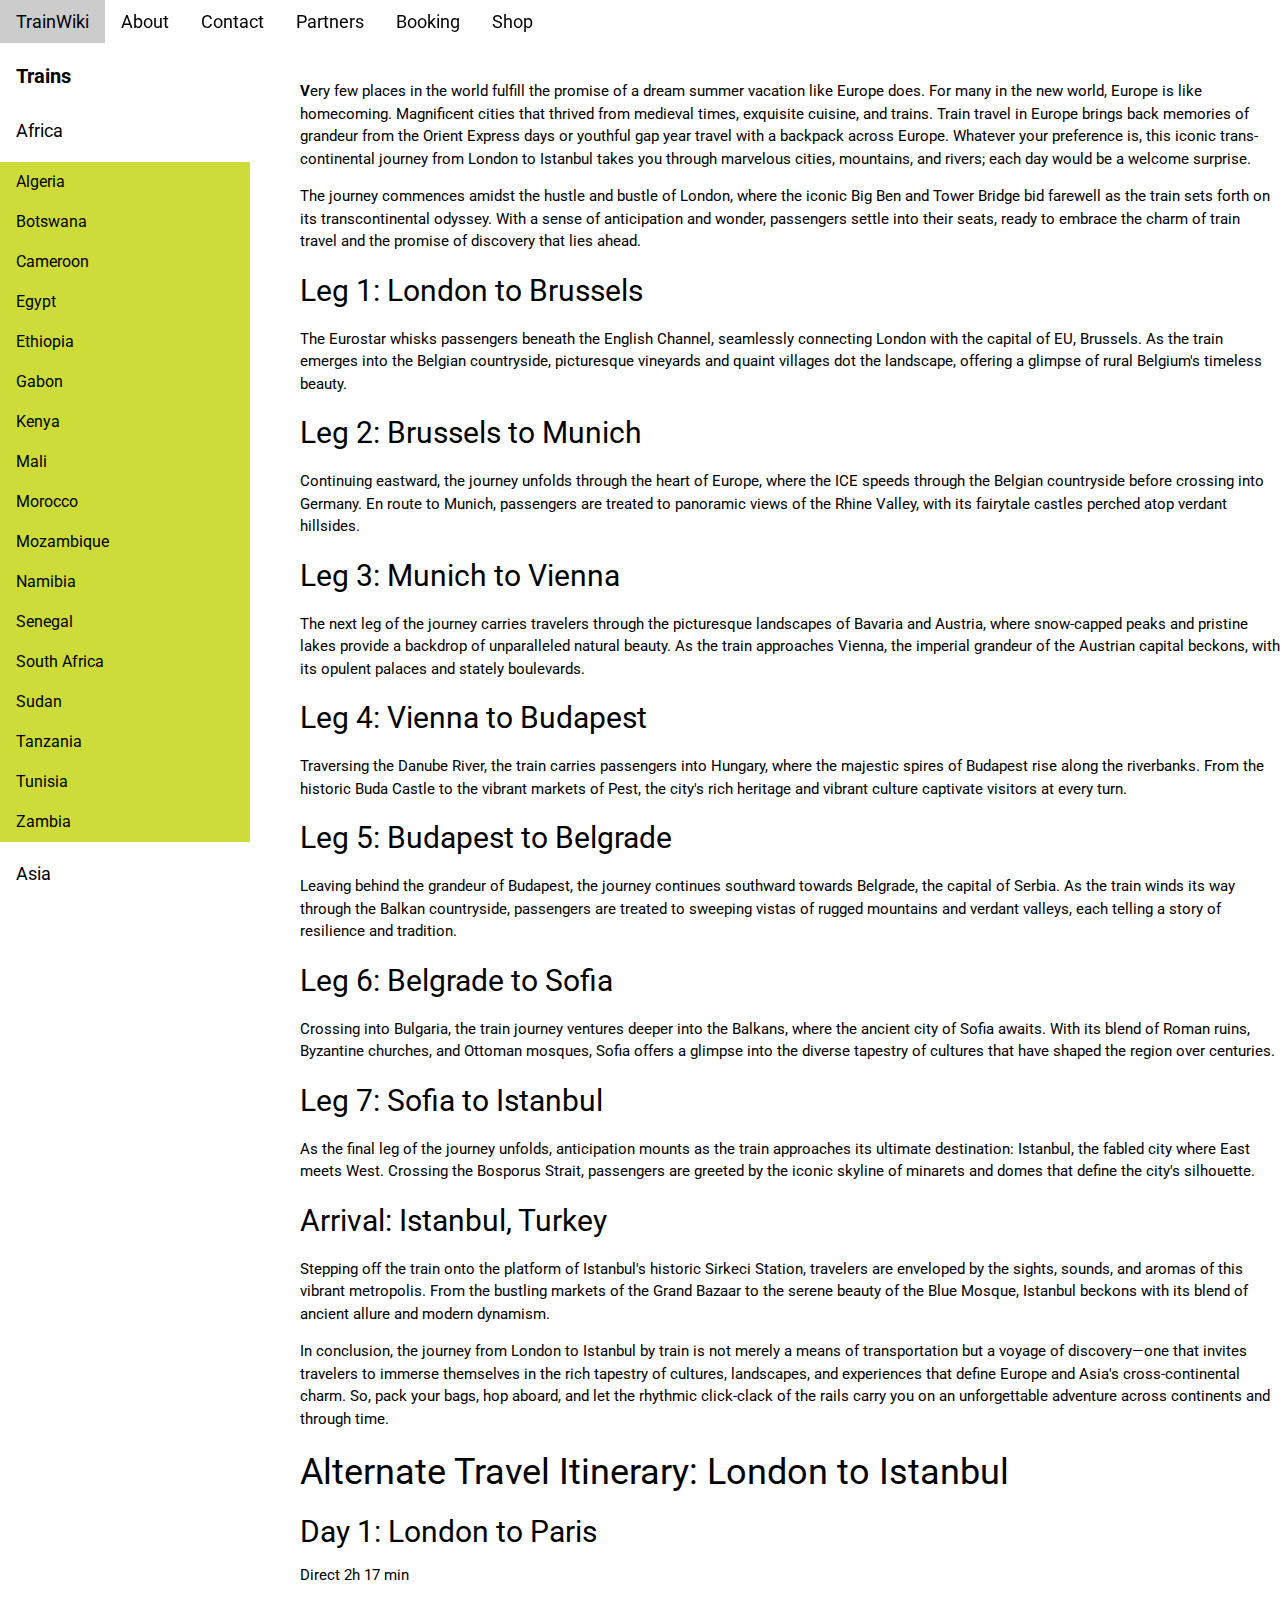
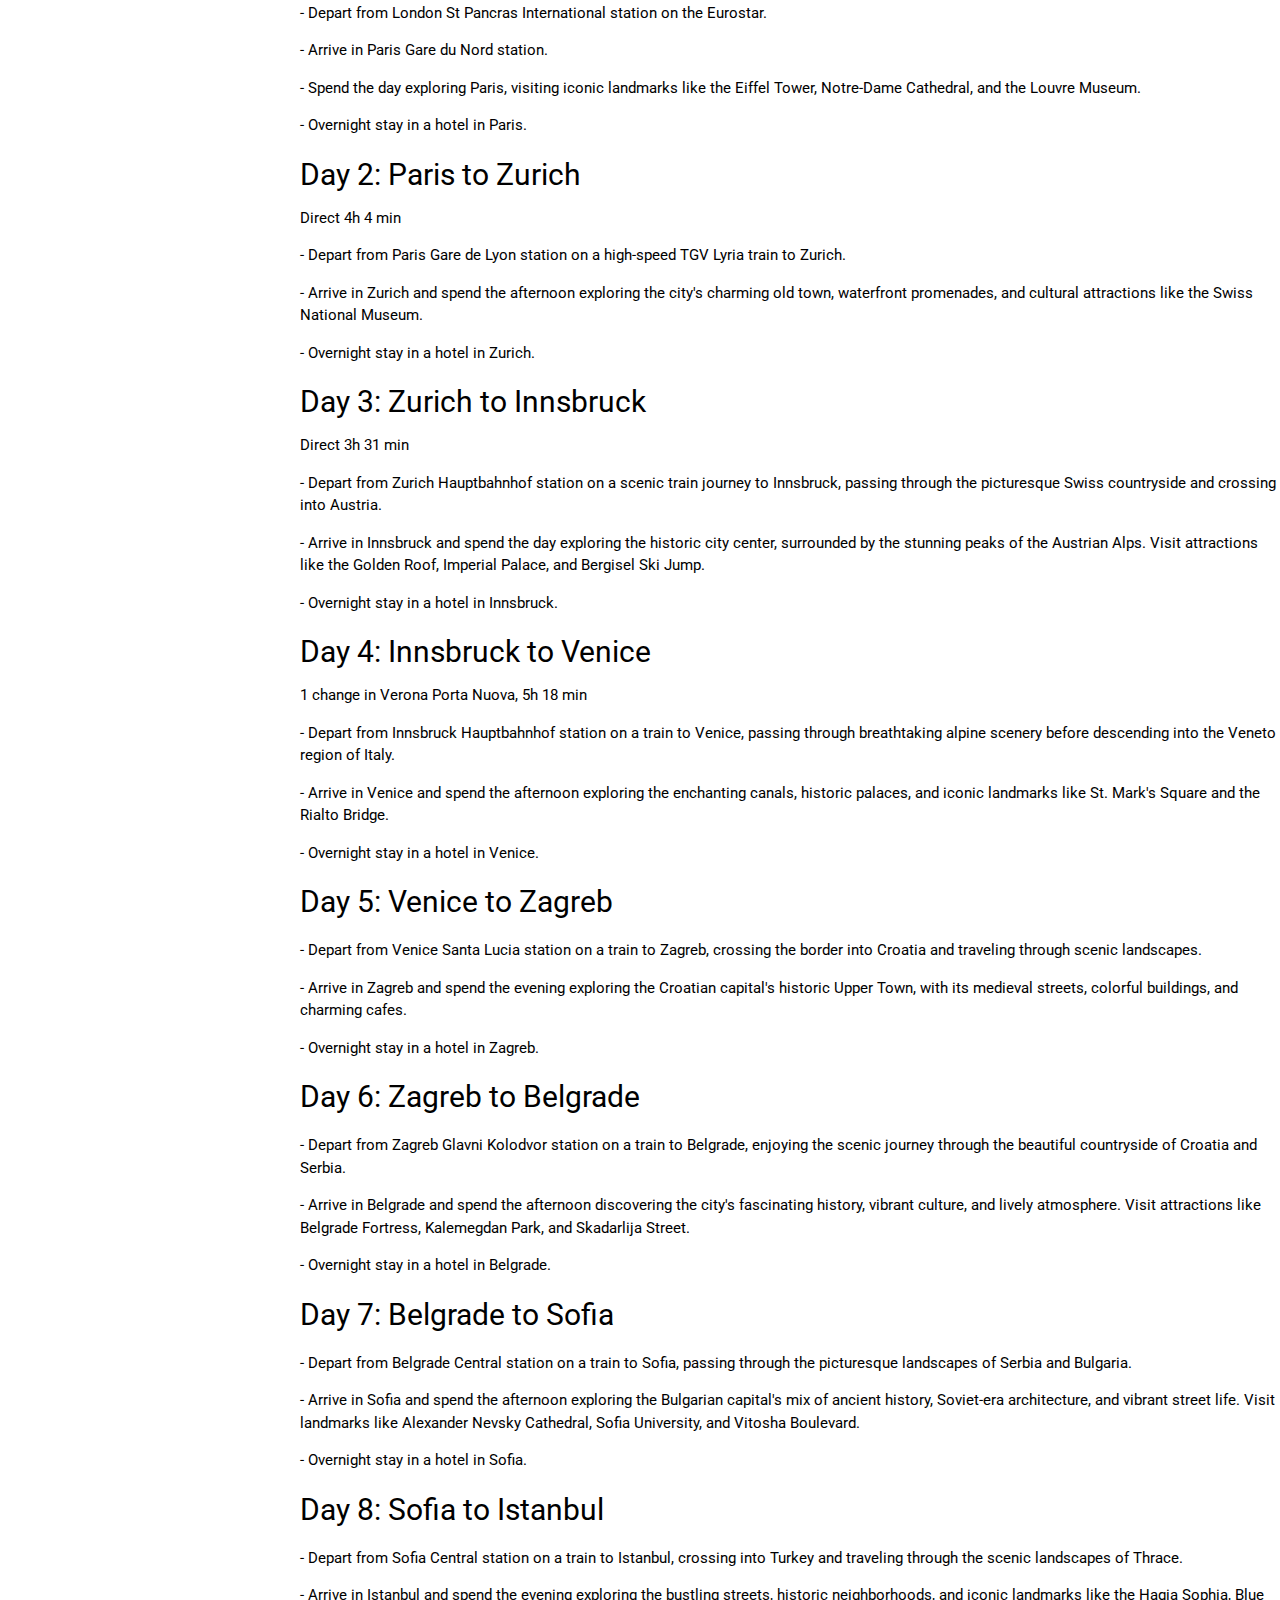
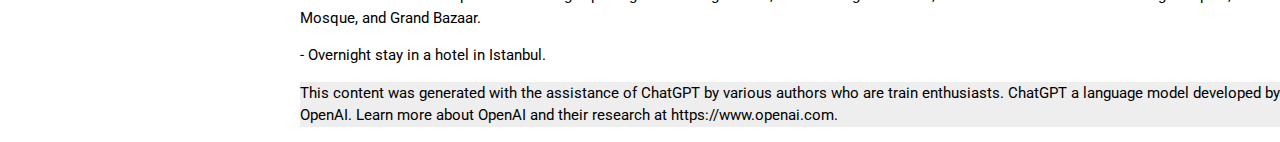
<file: Europe.html>
<!DOCTYPE html>
<html lang="en">
<head>
<title>World Train Wiki</title>
<meta charset="UTF-8">
<meta name="viewport" content="width=device-width, initial-scale=1">
<link rel="stylesheet" href="https://www.w3schools.com/w3css/4/w3.css">
<link rel="stylesheet" href="https://www.w3schools.com/lib/w3-theme-black.css">
<link rel="stylesheet" href="https://fonts.googleapis.com/css?family=Roboto">
<link rel="stylesheet" href="https://cdnjs.cloudflare.com/ajax/libs/font-awesome/4.7.0/css/font-awesome.min.css">
<style>
html,body,h1,h2,h3,h4,h5,h6 {font-family: "Roboto", sans-serif;}
.w3-sidebar {
  z-index: 3;
  width: 250px;
  top: 43px;
  bottom: 0;
  height: inherit;
}
</style>
</head>
<body>

<!-- NavBar Include -->
<div w3-include-html="TopNav.html"></div>

<!-- Navbar -->
<div class="w3-top">
  <div class="w3-bar w3-theme w3-top w3-left-align w3-large">
    <a class="w3-bar-item w3-button w3-right w3-hide-large w3-hover-white w3-large w3-theme-l1" href="javascript:void(0)" onclick="w3_open()"><i class="fa fa-bars"></i></a>
    <a href="#" class="w3-bar-item w3-button w3-theme-l1">TrainWiki</a>
    <a href="#" class="w3-bar-item w3-button w3-hide-small w3-hover-white">About</a>
    <a href="#" class="w3-bar-item w3-button w3-hide-small w3-hover-white">Contact</a>
    <a href="#" class="w3-bar-item w3-button w3-hide-small w3-hover-white">Partners</a>
    <a href="#" class="w3-bar-item w3-button w3-hide-small w3-hover-white">Booking</a>
    <a href="#" class="w3-bar-item w3-button w3-hide-small w3-hover-white">Shop</a>
  </div>
</div>

<!-- Sidebar -->
<nav class="w3-sidebar w3-bar-block w3-collapse w3-large w3-theme-l5 w3-animate-left" id="mySidebar">
  <a href="javascript:void(0)" onclick="w3_close()" class="w3-right w3-xlarge w3-padding-large w3-hover-black w3-hide-large" title="Close Menu">
    <i class="fa fa-remove"></i>
  </a>
  <h4 class="w3-bar-item"><b>Trains</b></h4>
  <a class="w3-bar-item w3-button w3-hover-black" href="africa.html">Africa</a>
  <h6>
	<a class="w3-bar-item w3-button w3-hover-grey w3-lime" href="Algeria.html">Algeria</a>
	<a class="w3-bar-item w3-button w3-hover-grey w3-lime" href="Botswana.html">Botswana</a>
	<a class="w3-bar-item w3-button w3-hover-grey w3-lime" href="Cameroon.html">Cameroon</a>
	<a class="w3-bar-item w3-button w3-hover-grey w3-lime" href="Egypt.html">Egypt</a>
	<a class="w3-bar-item w3-button w3-hover-grey w3-lime" href="Ethiopia.html">Ethiopia</a>
	<a class="w3-bar-item w3-button w3-hover-grey w3-lime" href="Gabon.html">Gabon</a>
	<a class="w3-bar-item w3-button w3-hover-grey w3-lime" href="Kenya.html">Kenya</a>
	<a class="w3-bar-item w3-button w3-hover-grey w3-lime" href="Mali.html">Mali</a>
	<a class="w3-bar-item w3-button w3-hover-grey w3-lime" href="Morocco.html">Morocco</a>
	<a class="w3-bar-item w3-button w3-hover-grey w3-lime" href="Mozambique.html">Mozambique</a>
	<a class="w3-bar-item w3-button w3-hover-grey w3-lime" href="Namibia.html">Namibia</a>
	<a class="w3-bar-item w3-button w3-hover-grey w3-lime" href="Senegal.html">Senegal</a>
	<a class="w3-bar-item w3-button w3-hover-grey w3-lime" href="South Africa.html">South Africa</a>
	<a class="w3-bar-item w3-button w3-hover-grey w3-lime" href="Sudan.html">Sudan</a>
	<a class="w3-bar-item w3-button w3-hover-grey w3-lime" href="Tanzania.html">Tanzania</a>
	<a class="w3-bar-item w3-button w3-hover-grey w3-lime" href="Tunisia.html">Tunisia</a>
	<a class="w3-bar-item w3-button w3-hover-grey w3-lime" href="Zambia.html">Zambia</a>

  </h6>
  <a class="w3-bar-item w3-button w3-hover-black" href="asia.html">Asia</a>
  <h6>
		<a class="w3-bar-item w3-button w3-hover-grey w3-khaki" href="Armenia.html">Armenia</a>
		<a class="w3-bar-item w3-button w3-hover-grey w3-khaki" href="Azerbaijan.html">Azerbaijan</a>
		<a class="w3-bar-item w3-button w3-hover-grey w3-khaki" href="Bangladesh.html">Bangladesh</a>
		<a class="w3-bar-item w3-button w3-hover-grey w3-khaki" href="Burma (Myanmar).html">Burma (Myanmar)</a>
		<a class="w3-bar-item w3-button w3-hover-grey w3-khaki" href="Cambodia.html">Cambodia</a>
		<a class="w3-bar-item w3-button w3-hover-grey w3-khaki" href="China.html">China</a>
		<a class="w3-bar-item w3-button w3-hover-grey w3-khaki" href="Georgia.html">Georgia</a>
		<a class="w3-bar-item w3-button w3-hover-grey w3-khaki" href="Hong Kong.html">Hong Kong</a>
		<a class="w3-bar-item w3-button w3-hover-grey w3-khaki" href="India.html">India</a>
		<a class="w3-bar-item w3-button w3-hover-grey w3-khaki" href="Indonesia.html">Indonesia</a>
		<a class="w3-bar-item w3-button w3-hover-grey w3-khaki" href="Iran.html">Iran</a>
		<a class="w3-bar-item w3-button w3-hover-grey w3-khaki" href="Iraq.html">Iraq</a>
		<a class="w3-bar-item w3-button w3-hover-grey w3-khaki" href="Israel.html">Israel</a>
		<a class="w3-bar-item w3-button w3-hover-grey w3-khaki" href="Japan.html">Japan</a>
		<a class="w3-bar-item w3-button w3-hover-grey w3-khaki" href="Jordan.html">Jordan</a>
		<a class="w3-bar-item w3-button w3-hover-grey w3-khaki" href="Kazakhstan.html">Kazakhstan</a>
		<a class="w3-bar-item w3-button w3-hover-grey w3-khaki" href="Laos.html">Laos</a>
		<a class="w3-bar-item w3-button w3-hover-grey w3-khaki" href="Malaysia.html">Malaysia</a>
		<a class="w3-bar-item w3-button w3-hover-grey w3-khaki" href="Nepal.html">Nepal</a>
		<a class="w3-bar-item w3-button w3-hover-grey w3-khaki" href="North Korea.html">North Korea</a>
		<a class="w3-bar-item w3-button w3-hover-grey w3-khaki" href="Pakistan.html">Pakistan</a>
		<a class="w3-bar-item w3-button w3-hover-grey w3-khaki" href="Philippines.html">Philippines</a>
		<a class="w3-bar-item w3-button w3-hover-grey w3-khaki" href="Saudi Arabia.html">Saudi Arabia</a>
		<a class="w3-bar-item w3-button w3-hover-grey w3-khaki" href="Singapore.html">Singapore</a>
		<a class="w3-bar-item w3-button w3-hover-grey w3-khaki" href="South Korea.html">South Korea</a>
		<a class="w3-bar-item w3-button w3-hover-grey w3-khaki" href="Sri Lanka.html">Sri Lanka</a>
		<a class="w3-bar-item w3-button w3-hover-grey w3-khaki" href="Syria.html">Syria</a>
		<a class="w3-bar-item w3-button w3-hover-grey w3-khaki" href="Taiwan.html">Taiwan</a>
		<a class="w3-bar-item w3-button w3-hover-grey w3-khaki" href="Thailand.html">Thailand</a>
		<a class="w3-bar-item w3-button w3-hover-grey w3-khaki" href="Turkey.html">Turkey</a>
		<a class="w3-bar-item w3-button w3-hover-grey w3-khaki" href="Uzbekistan.html">Uzbekistan</a>
		<a class="w3-bar-item w3-button w3-hover-grey w3-khaki" href="Vietnam.html">Vietnam</a>
  </h6>
  <a class="w3-bar-item w3-button w3-hover-black" href="NAmerica.html">America N</a>
  <a class="w3-bar-item w3-button w3-hover-black" href="#">America S</a>
  <a class="w3-bar-item w3-button w3-hover-black" href="#">Australia</a>
  <a class="w3-bar-item w3-button w3-hover-black" href="#">Antartica</a>
  <a class="w3-bar-item w3-button w3-hover-black" href="Europe.html">Europe</a>
	<h6>
		<a class="w3-bar-item w3-button w3-hover-grey w3-pale-green" href="Albania.html">Albania</a>
		<a class="w3-bar-item w3-button w3-hover-grey w3-pale-green" href="Andorra.html">Andorra</a>
		<a class="w3-bar-item w3-button w3-hover-grey w3-pale-green" href="Austria.html">Austria</a>
		<a class="w3-bar-item w3-button w3-hover-grey w3-pale-green" href="Belgium.html">Belgium</a>
		<a class="w3-bar-item w3-button w3-hover-grey w3-pale-green" href="Belarus.html">Belarus</a>
		<a class="w3-bar-item w3-button w3-hover-grey w3-pale-green" href="Bosnia.html">Bosnia</a>
		<a class="w3-bar-item w3-button w3-hover-grey w3-pale-green" href="Bulgaria.html">Bulgaria</a>
		<a class="w3-bar-item w3-button w3-hover-grey w3-pale-green" href="Croatia.html">Croatia</a>
		<a class="w3-bar-item w3-button w3-hover-grey w3-pale-green" href="Cyprus.html">Cyprus</a>
		<a class="w3-bar-item w3-button w3-hover-grey w3-pale-green" href="Czech Rep..html">Czech Rep.</a>
		<a class="w3-bar-item w3-button w3-hover-grey w3-pale-green" href="Denmark.html">Denmark</a>
		<a class="w3-bar-item w3-button w3-hover-grey w3-pale-green" href="Estonia.html">Estonia</a>
		<a class="w3-bar-item w3-button w3-hover-grey w3-pale-green" href="Finland.html">Finland</a>
		<a class="w3-bar-item w3-button w3-hover-grey w3-pale-green" href="France.html">France</a>
		<a class="w3-bar-item w3-button w3-hover-grey w3-pale-green" href="Germany.html">Germany</a>
		<a class="w3-bar-item w3-button w3-hover-grey w3-pale-green" href="Gibraltar.html">Gibraltar</a>
		<a class="w3-bar-item w3-button w3-hover-grey w3-pale-green" href="Greece.html">Greece</a>
		<a class="w3-bar-item w3-button w3-hover-grey w3-pale-green" href="Hungary.html">Hungary</a>
		<a class="w3-bar-item w3-button w3-hover-grey w3-pale-green" href="Iceland.html">Iceland</a>
		<a class="w3-bar-item w3-button w3-hover-grey w3-pale-green" href="Italy.html">Italy</a>
		<a class="w3-bar-item w3-button w3-hover-grey w3-pale-green" href="Latvia.html">Latvia</a>
		<a class="w3-bar-item w3-button w3-hover-grey w3-pale-green" href="Lithuania.html">Lithuania</a>
		<a class="w3-bar-item w3-button w3-hover-grey w3-pale-green" href="Luxembourg.html">Luxembourg</a>
		<a class="w3-bar-item w3-button w3-hover-grey w3-pale-green" href="Macedonia.html">Macedonia</a>
		<a class="w3-bar-item w3-button w3-hover-grey w3-pale-green" href="Malta.html">Malta</a>
		<a class="w3-bar-item w3-button w3-hover-grey w3-pale-green" href="Moldova.html">Moldova</a>
		<a class="w3-bar-item w3-button w3-hover-grey w3-pale-green" href="Montenegro.html">Montenegro</a>
		<a class="w3-bar-item w3-button w3-hover-grey w3-pale-green" href="Netherlands.html">Netherlands</a>
		<a class="w3-bar-item w3-button w3-hover-grey w3-pale-green" href="Norway.html">Norway</a>
		<a class="w3-bar-item w3-button w3-hover-grey w3-pale-green" href="Poland.html">Poland</a>
		<a class="w3-bar-item w3-button w3-hover-grey w3-pale-green" href="Portugal.html">Portugal</a>
		<a class="w3-bar-item w3-button w3-hover-grey w3-pale-green" href="Romania.html">Romania</a>
		<a class="w3-bar-item w3-button w3-hover-grey w3-pale-green" href="Russia.html">Russia</a>
		<a class="w3-bar-item w3-button w3-hover-grey w3-pale-green" href="Serbia.html">Serbia</a>
		<a class="w3-bar-item w3-button w3-hover-grey w3-pale-green" href="Slovakia.html">Slovakia</a>
		<a class="w3-bar-item w3-button w3-hover-grey w3-pale-green" href="Slovenia.html">Slovenia</a>
		<a class="w3-bar-item w3-button w3-hover-grey w3-pale-green" href="Spain.html">Spain</a>
		<a class="w3-bar-item w3-button w3-hover-grey w3-pale-green" href="Sweden.html">Sweden</a>
		<a class="w3-bar-item w3-button w3-hover-grey w3-pale-green" href="Switzerland.html">Switzerland</a>
		<a class="w3-bar-item w3-button w3-hover-grey w3-pale-green" href="Turkey.html">Turkey</a>
		<a class="w3-bar-item w3-button w3-hover-grey w3-pale-green" href="Ukraine.html">Ukraine</a>

	</h6>
</nav>

<!-- Overlay effect when opening sidebar on small screens -->
<div class="w3-overlay w3-hide-large" onclick="w3_close()" style="cursor:pointer" title="close side menu" id="myOverlay"></div>

<!-- Main content: shift it to the right by 250 pixels when the sidebar is visible -->
<div class="w3-main" style="margin-left:300px; margin-top: 80px;">
 <main>
  <p>
		<b>V</b>ery few places in the world fulfill the promise of a dream summer vacation like Europe does. For many in the new world, Europe is like 
		homecoming. Magnificent cities that thrived from medieval times, exquisite cuisine, and trains. Train travel in Europe brings back 
		memories of grandeur from the Orient Express days or youthful gap year travel with a backpack across Europe. Whatever your preference 
		is, this iconic trans-continental journey from London to Istanbul takes you through marvelous cities, mountains, and rivers; 
		each day would be a welcome surprise.
  </p>
  <p>The journey commences amidst the hustle and bustle of London, where the iconic Big Ben and Tower Bridge bid farewell as the train sets forth on its transcontinental odyssey. With a sense of anticipation and wonder, passengers settle into their seats, ready to embrace the charm of train travel and the promise of discovery that lies ahead.</p>

  <h2>Leg 1: London to Brussels</h2>
  <p>The Eurostar whisks passengers beneath the English Channel, seamlessly connecting London with the capital of EU, Brussels. As the train emerges into the Belgian countryside, picturesque vineyards and quaint villages dot the landscape, offering a glimpse of rural Belgium's timeless beauty.</p>

  <h2>Leg 2: Brussels to Munich</h2>
  <p>Continuing eastward, the journey unfolds through the heart of Europe, where the ICE speeds through the Belgian countryside before crossing into Germany. En route to Munich, passengers are treated to panoramic views of the Rhine Valley, with its fairytale castles perched atop verdant hillsides.</p>

  <h2>Leg 3: Munich to Vienna</h2>
  <p>The next leg of the journey carries travelers through the picturesque landscapes of Bavaria and Austria, where snow-capped peaks and pristine lakes provide a backdrop of unparalleled natural beauty. As the train approaches Vienna, the imperial grandeur of the Austrian capital beckons, with its opulent palaces and stately boulevards.</p>

  <h2>Leg 4: Vienna to Budapest</h2>
  <p>Traversing the Danube River, the train carries passengers into Hungary, where the majestic spires of Budapest rise along the riverbanks. From the historic Buda Castle to the vibrant markets of Pest, the city's rich heritage and vibrant culture captivate visitors at every turn.</p>

  <h2>Leg 5: Budapest to Belgrade</h2>
  <p>Leaving behind the grandeur of Budapest, the journey continues southward towards Belgrade, the capital of Serbia. As the train winds its way through the Balkan countryside, passengers are treated to sweeping vistas of rugged mountains and verdant valleys, each telling a story of resilience and tradition.</p>

  <h2>Leg 6: Belgrade to Sofia</h2>
  <p>Crossing into Bulgaria, the train journey ventures deeper into the Balkans, where the ancient city of Sofia awaits. With its blend of Roman ruins, Byzantine churches, and Ottoman mosques, Sofia offers a glimpse into the diverse tapestry of cultures that have shaped the region over centuries.</p>

  <h2>Leg 7: Sofia to Istanbul</h2>
  <p>As the final leg of the journey unfolds, anticipation mounts as the train approaches its ultimate destination: Istanbul, the fabled city where East meets West. Crossing the Bosporus Strait, passengers are greeted by the iconic skyline of minarets and domes that define the city's silhouette.</p>

  <h2>Arrival: Istanbul, Turkey</h2>
  <p>Stepping off the train onto the platform of Istanbul's historic Sirkeci Station, travelers are enveloped by the sights, sounds, and aromas of this vibrant metropolis. From the bustling markets of the Grand Bazaar to the serene beauty of the Blue Mosque, Istanbul beckons with its blend of ancient allure and modern dynamism.</p>

  <p>In conclusion, the journey from London to Istanbul by train is not merely a means of transportation but a voyage of discovery—one that invites travelers to immerse themselves in the rich tapestry of cultures, landscapes, and experiences that define Europe and Asia's cross-continental charm. So, pack your bags, hop aboard, and let the rhythmic click-clack of the rails carry you on an unforgettable adventure across continents and through time.</p>
</main>
<p>
<h1>Alternate Travel Itinerary: London to Istanbul</h1>

<h2>Day 1: London to Paris</h2>
Direct 2h 17 min
<p>- Depart from London St Pancras International station on the Eurostar.</p>
<p>- Arrive in Paris Gare du Nord station.</p>
<p>- Spend the day exploring Paris, visiting iconic landmarks like the Eiffel Tower, Notre-Dame Cathedral, and the Louvre Museum.</p>
<p>- Overnight stay in a hotel in Paris.</p>

<h2>Day 2: Paris to Zurich</h2>
Direct 4h 4 min
<p>- Depart from Paris Gare de Lyon station on a high-speed TGV Lyria train to Zurich.</p>
<p>- Arrive in Zurich and spend the afternoon exploring the city's charming old town, waterfront promenades, and cultural attractions like the Swiss National Museum.</p>
<p>- Overnight stay in a hotel in Zurich.</p>

<h2>Day 3: Zurich to Innsbruck</h2>
Direct 3h 31 min
<p>- Depart from Zurich Hauptbahnhof station on a scenic train journey to Innsbruck, passing through the picturesque Swiss countryside and crossing into Austria.</p>
<p>- Arrive in Innsbruck and spend the day exploring the historic city center, surrounded by the stunning peaks of the Austrian Alps. Visit attractions like the Golden Roof, Imperial Palace, and Bergisel Ski Jump.</p>
<p>- Overnight stay in a hotel in Innsbruck.</p>

<h2>Day 4: Innsbruck to Venice</h2>
1 change in Verona Porta Nuova, 5h 18 min
<p>- Depart from Innsbruck Hauptbahnhof station on a train to Venice, passing through breathtaking alpine scenery before descending into the Veneto region of Italy.</p>
<p>- Arrive in Venice and spend the afternoon exploring the enchanting canals, historic palaces, and iconic landmarks like St. Mark's Square and the Rialto Bridge.</p>
<p>- Overnight stay in a hotel in Venice.</p>

<h2>Day 5: Venice to Zagreb</h2>
<p>- Depart from Venice Santa Lucia station on a train to Zagreb, crossing the border into Croatia and traveling through scenic landscapes.</p>
<p>- Arrive in Zagreb and spend the evening exploring the Croatian capital's historic Upper Town, with its medieval streets, colorful buildings, and charming cafes.</p>
<p>- Overnight stay in a hotel in Zagreb.</p>

<h2>Day 6: Zagreb to Belgrade</h2>
<p>- Depart from Zagreb Glavni Kolodvor station on a train to Belgrade, enjoying the scenic journey through the beautiful countryside of Croatia and Serbia.</p>
<p>- Arrive in Belgrade and spend the afternoon discovering the city's fascinating history, vibrant culture, and lively atmosphere. Visit attractions like Belgrade Fortress, Kalemegdan Park, and Skadarlija Street.</p>
<p>- Overnight stay in a hotel in Belgrade.</p>

<h2>Day 7: Belgrade to Sofia</h2>
<p>- Depart from Belgrade Central station on a train to Sofia, passing through the picturesque landscapes of Serbia and Bulgaria.</p>
<p>- Arrive in Sofia and spend the afternoon exploring the Bulgarian capital's mix of ancient history, Soviet-era architecture, and vibrant street life. Visit landmarks like Alexander Nevsky Cathedral, Sofia University, and Vitosha Boulevard.</p>
<p>- Overnight stay in a hotel in Sofia.</p>

<h2>Day 8: Sofia to Istanbul</h2>
<p>- Depart from Sofia Central station on a train to Istanbul, crossing into Turkey and traveling through the scenic landscapes of Thrace.</p>
<p>- Arrive in Istanbul and spend the evening exploring the bustling streets, historic neighborhoods, and iconic landmarks like the Hagia Sophia, Blue Mosque, and Grand Bazaar.</p>
<p>- Overnight stay in a hotel in Istanbul.</p>

<p style="background-color:#eeeeee;">This content was generated with the assistance of ChatGPT by various authors who are train enthusiasts. ChatGPT a language model developed by OpenAI. 
		Learn more about OpenAI and their research at https://www.openai.com.</p>

<!-- END MAIN -->
</div>


</body>
</html>
</file>
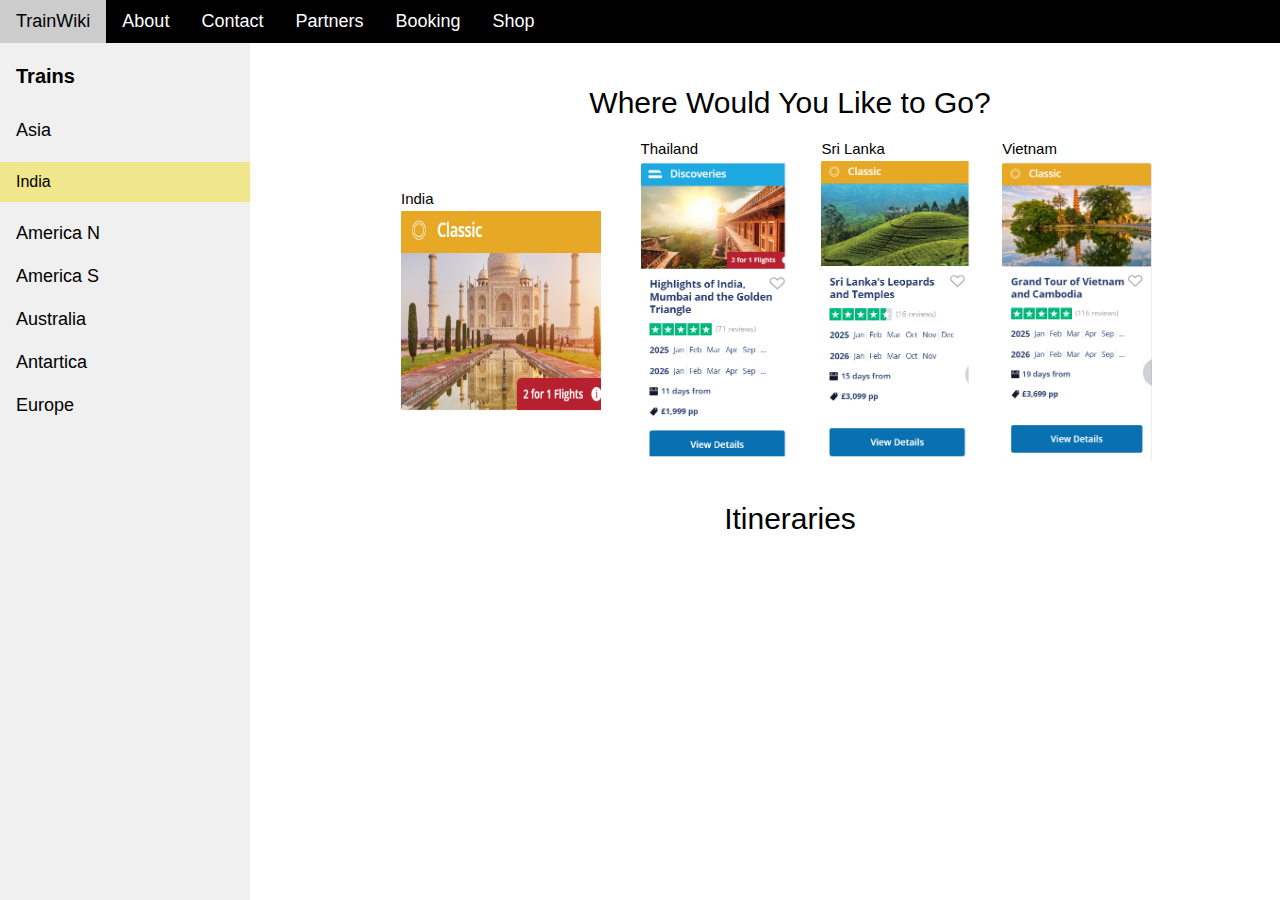
<file: ind.html>
<!DOCTYPE html>
<html lang="en">
<head>
<title>World Train Wiki</title>
<meta charset="UTF-8">
<meta name="viewport" content="width=device-width, initial-scale=1">
<link rel="stylesheet" href="css/w3.css">
<link rel="stylesheet" href="css/w3-theme-black.css">


<style>
html,body,h1,h2,h3,h4,h5,h6 {font-family: "Roboto", sans-serif;}
.w3-sidebar {
  z-index: 3;
  width: 250px;
  top: 43px;
  bottom: 0;
  height: inherit;
}
</style>
</head>
<body>

<!-- NavBar Include -->
<div w3-include-html="TopNav.html"></div>

<!-- Navbar -->
<div class="w3-top">
  <div class="w3-bar w3-theme w3-top w3-left-align w3-large">
    <a class="w3-bar-item w3-button w3-right w3-hide-large w3-hover-white w3-large w3-theme-l1" href="javascript:void(0)" onclick="w3_open()"><i class="fa fa-bars"></i></a>
    <a href="#" class="w3-bar-item w3-button w3-theme-l1">TrainWiki</a>
    <a href="#" class="w3-bar-item w3-button w3-hide-small w3-hover-white">About</a>
    <a href="#" class="w3-bar-item w3-button w3-hide-small w3-hover-white">Contact</a>
    <a href="#" class="w3-bar-item w3-button w3-hide-small w3-hover-white">Partners</a>
    <a href="#" class="w3-bar-item w3-button w3-hide-small w3-hover-white">Booking</a>
    <a href="#" class="w3-bar-item w3-button w3-hide-small w3-hover-white">Shop</a>
  </div>
</div>

<!-- Sidebar Continents-->
<nav class="w3-sidebar w3-bar-block w3-collapse w3-large w3-theme-l5 w3-animate-left" id="mySidebar">
  <a href="javascript:void(0)" onclick="w3_close()" class="w3-right w3-xlarge w3-padding-large w3-hover-black w3-hide-large" title="Close Menu">
    <i class="fa fa-remove"></i>
  </a>
  <h4 class="w3-bar-item"><b>Trains</b></h4>
  <a class="w3-bar-item w3-button w3-hover-black" href="asia.html">Asia</a>
  <h6>
	<a class="w3-bar-item w3-button w3-hover-grey w3-khaki" href="India.html">India</a>
  </h6>
  <a class="w3-bar-item w3-button w3-hover-black" href="NAmerica.html">America N</a>
  <a class="w3-bar-item w3-button w3-hover-black" href="#">America S</a>
  <a class="w3-bar-item w3-button w3-hover-black" href="#">Australia</a>
  <a class="w3-bar-item w3-button w3-hover-black" href="#">Antartica</a>
  <a class="w3-bar-item w3-button w3-hover-black" href="#">Europe</a>
</nav>
<!-- Overlay effect when opening sidebar on small screens -->
<div class="w3-overlay w3-hide-large" onclick="w3_close()" style="cursor:pointer" title="close side menu" id="myOverlay"></div>

<!-- Main content: shift it to the right by 250 pixels when the sidebar is visible -->
<div class="w3-main" style="margin-left:300px; margin-top: 80px;" align="center">
<h2>Where Would You Like to Go?</h2>
<table width="80%">
<tr>
	<td>India <br><a href="India.html"><img src="images/mock1.png"" alt="G" width="200" height="200"></a></td>
	<td>Thailand <br><img src="images/mock2.png"" alt="G" width="150" height="300"></td>
	<td>Sri Lanka <br><img src="images/mock3.png"" alt="G" width="150" height="300"></td>
	<td>Vietnam <br><img src="images/mock4.png"" alt="G" width="150" height="300"></td>
</tr>
</table>
<br><h2>Itineraries</h2>
<!-- END MAIN -->
</div>


<script>

// Get the Sidebar
var mySidebar = document.getElementById("mySidebar");

// Get the DIV with overlay effect
var overlayBg = document.getElementById("myOverlay");

// Toggle between showing and hiding the sidebar, and add overlay effect
function w3_open() {
  if (mySidebar.style.display === 'block') {
    mySidebar.style.display = 'none';
    overlayBg.style.display = "none";
  } else {
    mySidebar.style.display = 'block';
    overlayBg.style.display = "block";
  }
}

// Close the sidebar with the close button
function w3_close() {
  mySidebar.style.display = "none";
  overlayBg.style.display = "none";
}


</script>
</body>
</html>
</file>
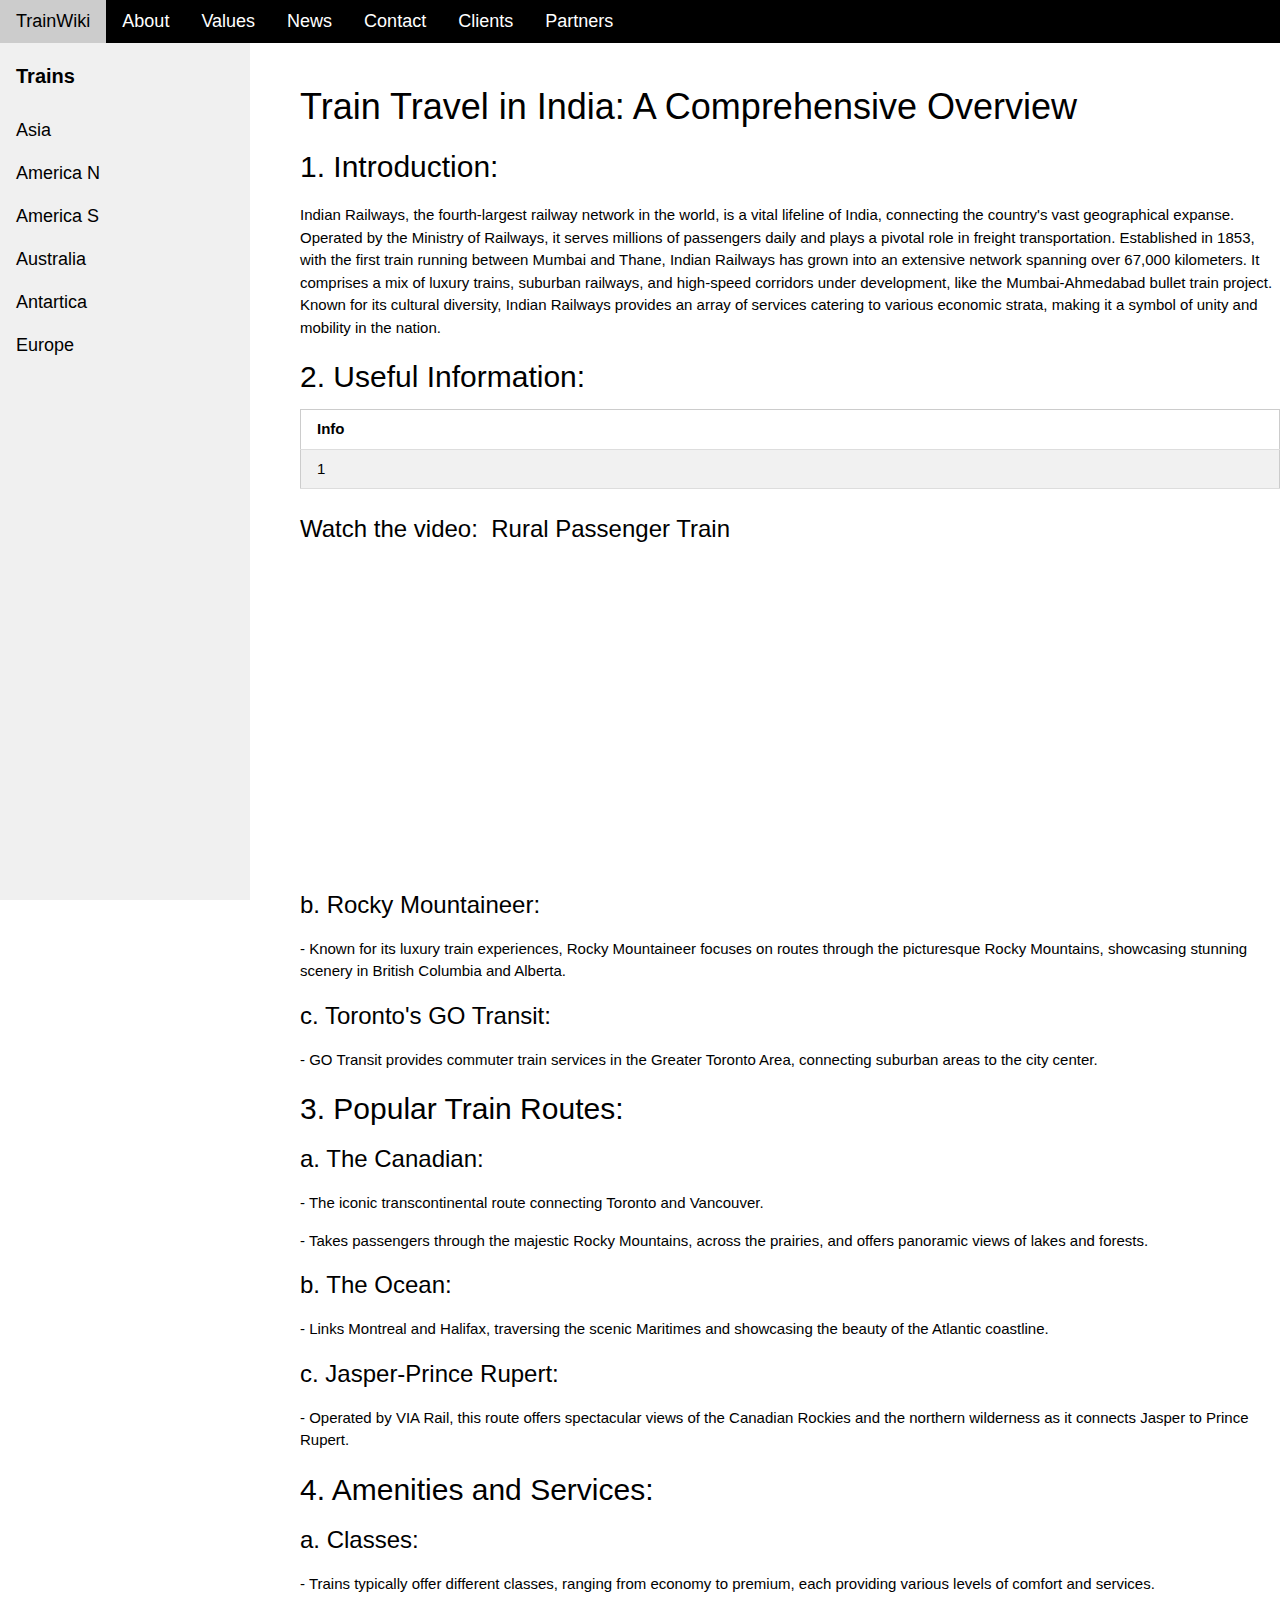
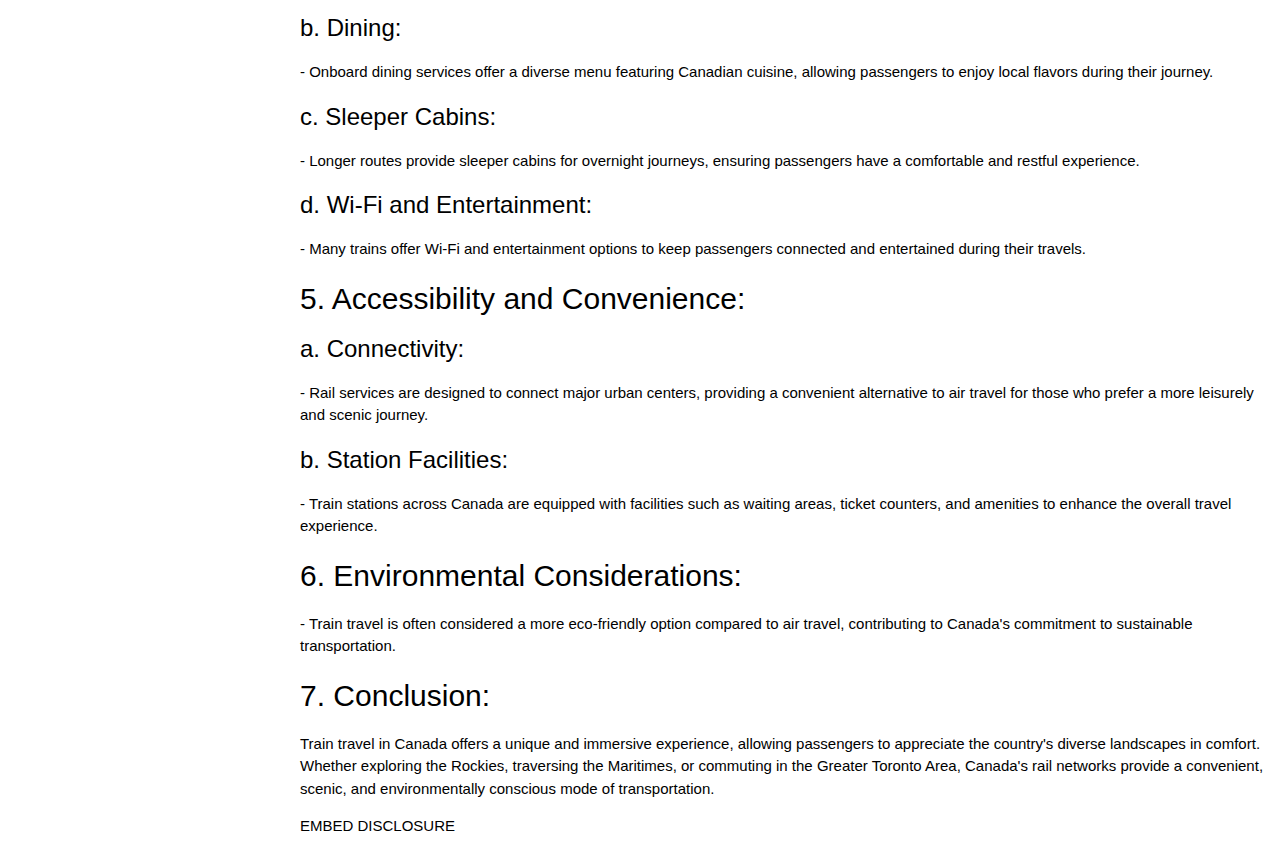
<file: India.html>
<!DOCTYPE html>
<html lang="en">
<head>
<title>World Train Wiki</title>
<meta charset="UTF-8">
<meta charset="UTF-8">
<meta name="viewport" content="width=device-width, initial-scale=1">
<link rel="stylesheet" href="css/w3.css">
<link rel="stylesheet" href="css/w3-theme-black.css">
<style>
html,body,h1,h2,h3,h4,h5,h6 {font-family: "Roboto", sans-serif;}
.w3-sidebar {
  z-index: 3;
  width: 250px;
  top: 43px;
  bottom: 0;
  height: inherit;
}
</style>
</head>
<body>

<!-- Navbar -->
<div class="w3-top">
  <div class="w3-bar w3-theme w3-top w3-left-align w3-large">
    <a class="w3-bar-item w3-button w3-right w3-hide-large w3-hover-white w3-large w3-theme-l1" href="javascript:void(0)" onclick="w3_open()"><i class="fa fa-bars"></i></a>
    <a href="index.html" class="w3-bar-item w3-button w3-theme-l1">TrainWiki</a>
    <a href="#" class="w3-bar-item w3-button w3-hide-small w3-hover-white">About</a>
    <a href="#" class="w3-bar-item w3-button w3-hide-small w3-hover-white">Values</a>
    <a href="#" class="w3-bar-item w3-button w3-hide-small w3-hover-white">News</a>
    <a href="#" class="w3-bar-item w3-button w3-hide-small w3-hover-white">Contact</a>
    <a href="#" class="w3-bar-item w3-button w3-hide-small w3-hide-medium w3-hover-white">Clients</a>
    <a href="#" class="w3-bar-item w3-button w3-hide-small w3-hide-medium w3-hover-white">Partners</a>
  </div>
</div>

<!-- Sidebar -->
<nav class="w3-sidebar w3-bar-block w3-collapse w3-large w3-theme-l5 w3-animate-left" id="mySidebar">
  <a href="javascript:void(0)" onclick="w3_close()" class="w3-right w3-xlarge w3-padding-large w3-hover-black w3-hide-large" title="Close Menu">
    <i class="fa fa-remove"></i>
  </a>
  <h4 class="w3-bar-item"><b>Trains</b></h4>
  <a class="w3-bar-item w3-button w3-hover-black" href="asia.html">Asia</a>
  <a class="w3-bar-item w3-button w3-hover-black" href="NAmerica.html">America N</a>
  <a class="w3-bar-item w3-button w3-hover-black" href="#">America S</a>
  <a class="w3-bar-item w3-button w3-hover-black" href="#">Australia</a>
  <a class="w3-bar-item w3-button w3-hover-black" href="#">Antartica</a>
  <a class="w3-bar-item w3-button w3-hover-black" href="#">Europe</a>
</nav>

<!-- Overlay effect when opening sidebar on small screens -->
<div class="w3-overlay w3-hide-large" onclick="w3_close()" style="cursor:pointer" title="close side menu" id="myOverlay"></div>

<!-- Main content: shift it to the right by 250 pixels when the sidebar is visible -->
<div class="w3-main" style="margin-left:300px; margin-top: 80px;">
<h1>Train Travel in India: A Comprehensive Overview</h1>

    <h2>1. Introduction:</h2>
    <p>Indian Railways, the fourth-largest railway network in the world, is a vital lifeline of India, connecting the country's 
	vast geographical expanse. Operated by the Ministry of Railways, it serves millions of passengers daily and plays a pivotal role 
	in freight transportation. Established in 1853, with the first train running between Mumbai and Thane, Indian Railways has grown 
	into an extensive network spanning over 67,000 kilometers. It comprises a mix of luxury trains, suburban railways, and high-speed 
	corridors under development, like the Mumbai-Ahmedabad bullet train project. Known for its cultural diversity, Indian Railways 
	provides an array of services catering to
	various economic strata, making it a symbol of unity and mobility in the nation.</p>

    <h2>2. Useful Information:</h2>
    <table class="w3-table-all">
	<th>Info</th>
	<tr><td>1</td></tr>
	</table>
    
	<h3 style="margin-top: 22px; margin-bottom: 8px"><a name="Watch_the_video">Watch the video</a>:&nbsp; 
	<span style="font-weight: 400">Rural Passenger Train</span></h3>
	<div class="video-outer">
	<div class="video-container">
	<p style="margin-top: 5px; margin-bottom: 0">
		<iframe width="560" height="315" src="https://www.youtube.com/embed/tVGSJXKv_Qs?si=69hLosaO3tE77RQG" title="YouTube video player" frameborder="0" allow="accelerometer; autoplay; clipboard-write; encrypted-media; gyroscope; picture-in-picture; web-share" referrerpolicy="strict-origin-when-cross-origin" allowfullscreen></iframe>
	</p></div></div>

	<h3>b. Rocky Mountaineer:</h3>
    <p>- Known for its luxury train experiences, Rocky Mountaineer focuses on routes through the picturesque Rocky Mountains, showcasing stunning scenery in British Columbia and Alberta.</p>
	

    <h3>c. Toronto's GO Transit:</h3>
    <p>- GO Transit provides commuter train services in the Greater Toronto Area, connecting suburban areas to the city center.</p>

    <h2>3. Popular Train Routes:</h2>
    <h3>a. The Canadian:</h3>
    <p>- The iconic transcontinental route connecting Toronto and Vancouver.</p>
    <p>- Takes passengers through the majestic Rocky Mountains, across the prairies, and offers panoramic views of lakes and forests.</p>

    <h3>b. The Ocean:</h3>
    <p>- Links Montreal and Halifax, traversing the scenic Maritimes and showcasing the beauty of the Atlantic coastline.</p>

    <h3>c. Jasper-Prince Rupert:</h3>
    <p>- Operated by VIA Rail, this route offers spectacular views of the Canadian Rockies and the northern wilderness as it connects Jasper to Prince Rupert.</p>

    <h2>4. Amenities and Services:</h2>
    <h3>a. Classes:</h3>
    <p>- Trains typically offer different classes, ranging from economy to premium, each providing various levels of comfort and services.</p>

    <h3>b. Dining:</h3>
    <p>- Onboard dining services offer a diverse menu featuring Canadian cuisine, allowing passengers to enjoy local flavors during their journey.</p>

    <h3>c. Sleeper Cabins:</h3>
    <p>- Longer routes provide sleeper cabins for overnight journeys, ensuring passengers have a comfortable and restful experience.</p>

    <h3>d. Wi-Fi and Entertainment:</h3>
    <p>- Many trains offer Wi-Fi and entertainment options to keep passengers connected and entertained during their travels.</p>

    <h2>5. Accessibility and Convenience:</h2>
    <h3>a. Connectivity:</h3>
    <p>- Rail services are designed to connect major urban centers, providing a convenient alternative to air travel for those who prefer a more leisurely and scenic journey.</p>

    <h3>b. Station Facilities:</h3>
    <p>- Train stations across Canada are equipped with facilities such as waiting areas, ticket counters, and amenities to enhance the overall travel experience.</p>

    <h2>6. Environmental Considerations:</h2>
    <p>- Train travel is often considered a more eco-friendly option compared to air travel, contributing to Canada's commitment to sustainable transportation.</p>

    <h2>7. Conclusion:</h2>
    <p>Train travel in Canada offers a unique and immersive experience, allowing passengers to appreciate the country's diverse landscapes in comfort. Whether exploring the Rockies, traversing the Maritimes, or commuting in the Greater Toronto Area, Canada's rail networks provide a convenient, scenic, and environmentally conscious mode of transportation.</p>



<P> EMBED DISCLOSURE</P>

<!-- END MAIN -->
</div>

<script>
// Get the Sidebar
var mySidebar = document.getElementById("mySidebar");

// Get the DIV with overlay effect
var overlayBg = document.getElementById("myOverlay");

// Toggle between showing and hiding the sidebar, and add overlay effect
function w3_open() {
  if (mySidebar.style.display === 'block') {
    mySidebar.style.display = 'none';
    overlayBg.style.display = "none";
  } else {
    mySidebar.style.display = 'block';
    overlayBg.style.display = "block";
  }
}

// Close the sidebar with the close button
function w3_close() {
  mySidebar.style.display = "none";
  overlayBg.style.display = "none";
}
</script>

</body>
</html>
</file>
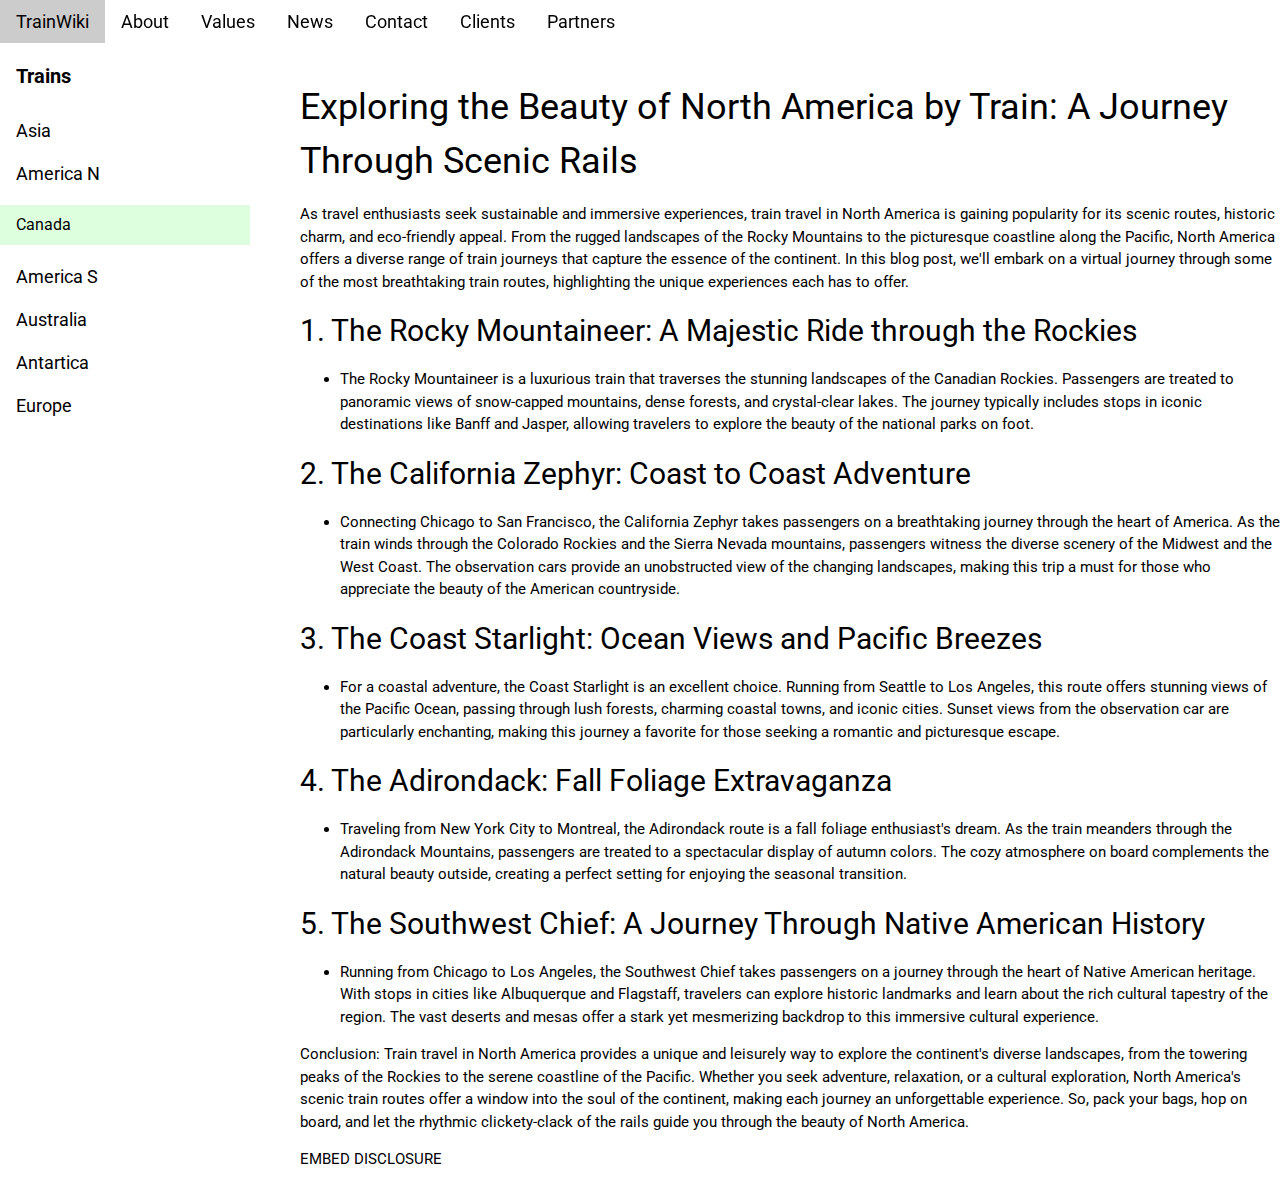
<file: NAmerica.html>
<!DOCTYPE html>
<html lang="en">
<head>
<title>World Train Wiki</title>
<meta charset="UTF-8">
<meta name="viewport" content="width=device-width, initial-scale=1">
<link rel="stylesheet" href="https://www.w3schools.com/w3css/4/w3.css">
<link rel="stylesheet" href="https://www.w3schools.com/lib/w3-theme-black.css">
<link rel="stylesheet" href="https://fonts.googleapis.com/css?family=Roboto">
<link rel="stylesheet" href="https://cdnjs.cloudflare.com/ajax/libs/font-awesome/4.7.0/css/font-awesome.min.css">
<style>
html,body,h1,h2,h3,h4,h5,h6 {font-family: "Roboto", sans-serif;}
.w3-sidebar {
  z-index: 3;
  width: 250px;
  top: 43px;
  bottom: 0;
  height: inherit;
}
</style>
</head>
<body>

<!-- Navbar -->
<div class="w3-top">
  <div class="w3-bar w3-theme w3-top w3-left-align w3-large">
    <a class="w3-bar-item w3-button w3-right w3-hide-large w3-hover-white w3-large w3-theme-l1" href="javascript:void(0)" onclick="w3_open()"><i class="fa fa-bars"></i></a>
    <a href="index.html" class="w3-bar-item w3-button w3-theme-l1">TrainWiki</a>
    <a href="#" class="w3-bar-item w3-button w3-hide-small w3-hover-white">About</a>
    <a href="#" class="w3-bar-item w3-button w3-hide-small w3-hover-white">Values</a>
    <a href="#" class="w3-bar-item w3-button w3-hide-small w3-hover-white">News</a>
    <a href="#" class="w3-bar-item w3-button w3-hide-small w3-hover-white">Contact</a>
    <a href="#" class="w3-bar-item w3-button w3-hide-small w3-hide-medium w3-hover-white">Clients</a>
    <a href="#" class="w3-bar-item w3-button w3-hide-small w3-hide-medium w3-hover-white">Partners</a>
  </div>
</div>

<!-- Sidebar -->
<nav class="w3-sidebar w3-bar-block w3-collapse w3-large w3-theme-l5 w3-animate-left" id="mySidebar">
  <a href="javascript:void(0)" onclick="w3_close()" class="w3-right w3-xlarge w3-padding-large w3-hover-black w3-hide-large" title="Close Menu">
    <i class="fa fa-remove"></i>
  </a>
  <h4 class="w3-bar-item"><b>Trains</b></h4>
  <a class="w3-bar-item w3-button w3-hover-black" href="asia.html">Asia</a>
  <a class="w3-bar-item w3-button w3-hover-black" href="NAmerica.html">America N</a>
  <h6>
  <a class="w3-bar-item w3-button w3-hover-grey w3-pale-green" href="canada.html">Canada</a>
  </h6>
  <a class="w3-bar-item w3-button w3-hover-black" href="SAmerica.html">America S</a>
  <a class="w3-bar-item w3-button w3-hover-black" href="#">Australia</a>
  <a class="w3-bar-item w3-button w3-hover-black" href="#">Antartica</a>
  <a class="w3-bar-item w3-button w3-hover-black" href="#">Europe</a>
</nav>

<!-- Overlay effect when opening sidebar on small screens -->
<div class="w3-overlay w3-hide-large" onclick="w3_close()" style="cursor:pointer" title="close side menu" id="myOverlay"></div>

<!-- Main content: shift it to the right by 250 pixels when the sidebar is visible -->
<div class="w3-main" style="margin-left:300px; margin-top: 80px;">



 <h1>Exploring the Beauty of North America by Train: A Journey Through Scenic Rails</h1>

    <p>As travel enthusiasts seek sustainable and immersive experiences, train travel in North America is gaining
        popularity for its scenic routes, historic charm, and eco-friendly appeal. From the rugged landscapes of the
        Rocky Mountains to the picturesque coastline along the Pacific, North America offers a diverse range of train
        journeys that capture the essence of the continent. In this blog post, we'll embark on a virtual journey
        through some of the most breathtaking train routes, highlighting the unique experiences each has to offer.</p>

    <h2>1. The Rocky Mountaineer: A Majestic Ride through the Rockies</h2>
    <ul>
        <li>The Rocky Mountaineer is a luxurious train that traverses the stunning landscapes of the Canadian Rockies.
            Passengers are treated to panoramic views of snow-capped mountains, dense forests, and crystal-clear lakes.
            The journey typically includes stops in iconic destinations like Banff and Jasper, allowing travelers to
            explore the beauty of the national parks on foot.</li>
    </ul>

    <h2>2. The California Zephyr: Coast to Coast Adventure</h2>
    <ul>
        <li>Connecting Chicago to San Francisco, the California Zephyr takes passengers on a breathtaking journey
            through the heart of America. As the train winds through the Colorado Rockies and the Sierra Nevada
            mountains, passengers witness the diverse scenery of the Midwest and the West Coast. The observation cars
            provide an unobstructed view of the changing landscapes, making this trip a must for those who appreciate
            the beauty of the American countryside.</li>
    </ul>

    <h2>3. The Coast Starlight: Ocean Views and Pacific Breezes</h2>
    <ul>
        <li>For a coastal adventure, the Coast Starlight is an excellent choice. Running from Seattle to Los Angeles,
            this route offers stunning views of the Pacific Ocean, passing through lush forests, charming coastal towns,
            and iconic cities. Sunset views from the observation car are particularly enchanting, making this journey a
            favorite for those seeking a romantic and picturesque escape.</li>
    </ul>

    <h2>4. The Adirondack: Fall Foliage Extravaganza</h2>
    <ul>
        <li>Traveling from New York City to Montreal, the Adirondack route is a fall foliage enthusiast's dream. As
            the train meanders through the Adirondack Mountains, passengers are treated to a spectacular display of
            autumn colors. The cozy atmosphere on board complements the natural beauty outside, creating a perfect
            setting for enjoying the seasonal transition.</li>
    </ul>

    <h2>5. The Southwest Chief: A Journey Through Native American History</h2>
    <ul>
        <li>Running from Chicago to Los Angeles, the Southwest Chief takes passengers on a journey through the heart of
            Native American heritage. With stops in cities like Albuquerque and Flagstaff, travelers can explore
            historic landmarks and learn about the rich cultural tapestry of the region. The vast deserts and mesas
            offer a stark yet mesmerizing backdrop to this immersive cultural experience.</li>
    </ul>

    <p>Conclusion: Train travel in North America provides a unique and leisurely way to explore the continent's diverse
        landscapes, from the towering peaks of the Rockies to the serene coastline of the Pacific. Whether you seek
        adventure, relaxation, or a cultural exploration, North America's scenic train routes offer a window into the
        soul of the continent, making each journey an unforgettable experience. So, pack your bags, hop on board, and
        let the rhythmic clickety-clack of the rails guide you through the beauty of North America.</p>


<P> EMBED DISCLOSURE</P>

<!-- END MAIN -->
</div>

<script>
// Get the Sidebar
var mySidebar = document.getElementById("mySidebar");

// Get the DIV with overlay effect
var overlayBg = document.getElementById("myOverlay");

// Toggle between showing and hiding the sidebar, and add overlay effect
function w3_open() {
  if (mySidebar.style.display === 'block') {
    mySidebar.style.display = 'none';
    overlayBg.style.display = "none";
  } else {
    mySidebar.style.display = 'block';
    overlayBg.style.display = "block";
  }
}

// Close the sidebar with the close button
function w3_close() {
  mySidebar.style.display = "none";
  overlayBg.style.display = "none";
}
</script>

</body>
</html>
</file>
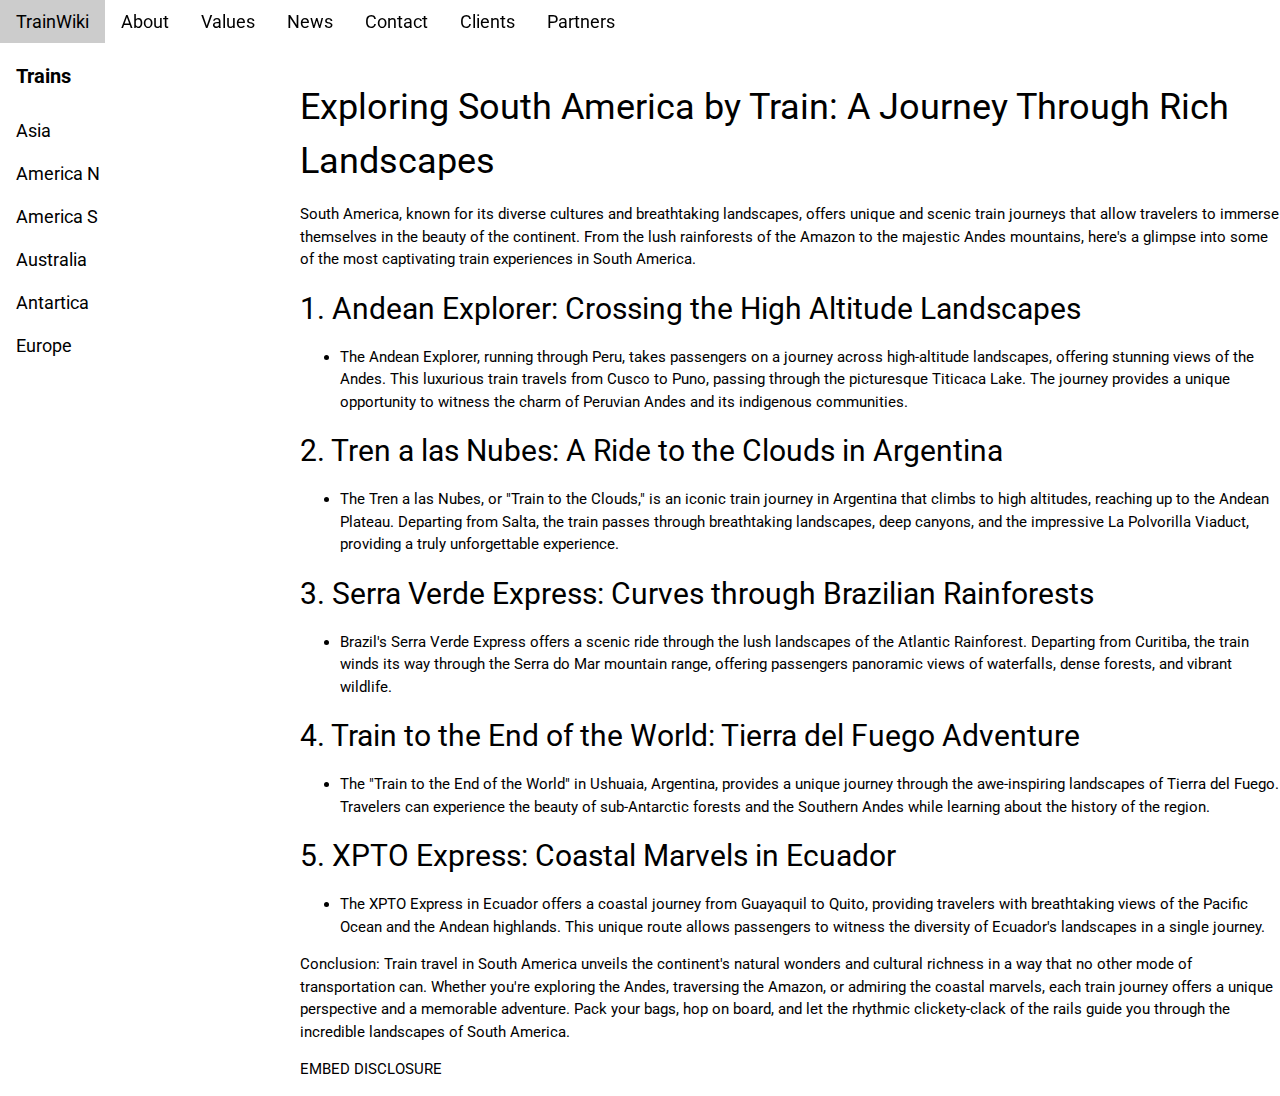
<file: SAmerica.html>
<!DOCTYPE html>
<html lang="en">
<head>
<title>World Train Wiki</title>
<meta charset="UTF-8">
<meta name="viewport" content="width=device-width, initial-scale=1">
<link rel="stylesheet" href="https://www.w3schools.com/w3css/4/w3.css">
<link rel="stylesheet" href="https://www.w3schools.com/lib/w3-theme-black.css">
<link rel="stylesheet" href="https://fonts.googleapis.com/css?family=Roboto">
<link rel="stylesheet" href="https://cdnjs.cloudflare.com/ajax/libs/font-awesome/4.7.0/css/font-awesome.min.css">
<style>
html,body,h1,h2,h3,h4,h5,h6 {font-family: "Roboto", sans-serif;}
.w3-sidebar {
  z-index: 3;
  width: 250px;
  top: 43px;
  bottom: 0;
  height: inherit;
}
</style>
</head>
<body>

<!-- Navbar -->
<div class="w3-top">
  <div class="w3-bar w3-theme w3-top w3-left-align w3-large">
    <a class="w3-bar-item w3-button w3-right w3-hide-large w3-hover-white w3-large w3-theme-l1" href="javascript:void(0)" onclick="w3_open()"><i class="fa fa-bars"></i></a>
    <a href="index.html" class="w3-bar-item w3-button w3-theme-l1">TrainWiki</a>
    <a href="#" class="w3-bar-item w3-button w3-hide-small w3-hover-white">About</a>
    <a href="#" class="w3-bar-item w3-button w3-hide-small w3-hover-white">Values</a>
    <a href="#" class="w3-bar-item w3-button w3-hide-small w3-hover-white">News</a>
    <a href="#" class="w3-bar-item w3-button w3-hide-small w3-hover-white">Contact</a>
    <a href="#" class="w3-bar-item w3-button w3-hide-small w3-hide-medium w3-hover-white">Clients</a>
    <a href="#" class="w3-bar-item w3-button w3-hide-small w3-hide-medium w3-hover-white">Partners</a>
  </div>
</div>

<!-- Sidebar -->
<nav class="w3-sidebar w3-bar-block w3-collapse w3-large w3-theme-l5 w3-animate-left" id="mySidebar">
  <a href="javascript:void(0)" onclick="w3_close()" class="w3-right w3-xlarge w3-padding-large w3-hover-black w3-hide-large" title="Close Menu">
    <i class="fa fa-remove"></i>
  </a>
  <h4 class="w3-bar-item"><b>Trains</b></h4>
  <a class="w3-bar-item w3-button w3-hover-black" href="asia.html">Asia</a>
  <a class="w3-bar-item w3-button w3-hover-black" href="NAmerica.html">America N</a>
  <a class="w3-bar-item w3-button w3-hover-black" href="#">America S</a>
  <a class="w3-bar-item w3-button w3-hover-black" href="#">Australia</a>
  <a class="w3-bar-item w3-button w3-hover-black" href="#">Antartica</a>
  <a class="w3-bar-item w3-button w3-hover-black" href="#">Europe</a>
</nav>

<!-- Overlay effect when opening sidebar on small screens -->
<div class="w3-overlay w3-hide-large" onclick="w3_close()" style="cursor:pointer" title="close side menu" id="myOverlay"></div>

<!-- Main content: shift it to the right by 250 pixels when the sidebar is visible -->
<div class="w3-main" style="margin-left:300px; margin-top: 80px;">
 <h1>Exploring South America by Train: A Journey Through Rich Landscapes</h1>

    <p>South America, known for its diverse cultures and breathtaking landscapes, offers unique and scenic train
        journeys that allow travelers to immerse themselves in the beauty of the continent. From the lush rainforests
        of the Amazon to the majestic Andes mountains, here's a glimpse into some of the most captivating train
        experiences in South America.</p>

    <h2>1. Andean Explorer: Crossing the High Altitude Landscapes</h2>
    <ul>
        <li>The Andean Explorer, running through Peru, takes passengers on a journey across high-altitude landscapes,
            offering stunning views of the Andes. This luxurious train travels from Cusco to Puno, passing through the
            picturesque Titicaca Lake. The journey provides a unique opportunity to witness the charm of Peruvian
            Andes and its indigenous communities.</li>
    </ul>

    <h2>2. Tren a las Nubes: A Ride to the Clouds in Argentina</h2>
    <ul>
        <li>The Tren a las Nubes, or "Train to the Clouds," is an iconic train journey in Argentina that climbs to
            high altitudes, reaching up to the Andean Plateau. Departing from Salta, the train passes through
            breathtaking landscapes, deep canyons, and the impressive La Polvorilla Viaduct, providing a truly
            unforgettable experience.</li>
    </ul>

    <h2>3. Serra Verde Express: Curves through Brazilian Rainforests</h2>
    <ul>
        <li>Brazil's Serra Verde Express offers a scenic ride through the lush landscapes of the Atlantic Rainforest.
            Departing from Curitiba, the train winds its way through the Serra do Mar mountain range, offering
            passengers panoramic views of waterfalls, dense forests, and vibrant wildlife.</li>
    </ul>

    <h2>4. Train to the End of the World: Tierra del Fuego Adventure</h2>
    <ul>
        <li>The "Train to the End of the World" in Ushuaia, Argentina, provides a unique journey through the
            awe-inspiring landscapes of Tierra del Fuego. Travelers can experience the beauty of sub-Antarctic forests
            and the Southern Andes while learning about the history of the region.</li>
    </ul>

    <h2>5. XPTO Express: Coastal Marvels in Ecuador</h2>
    <ul>
        <li>The XPTO Express in Ecuador offers a coastal journey from Guayaquil to Quito, providing travelers with
            breathtaking views of the Pacific Ocean and the Andean highlands. This unique route allows passengers to
            witness the diversity of Ecuador's landscapes in a single journey.</li>
    </ul>

    <p>Conclusion: Train travel in South America unveils the continent's natural wonders and cultural richness in a
        way that no other mode of transportation can. Whether you're exploring the Andes, traversing the Amazon, or
        admiring the coastal marvels, each train journey offers a unique perspective and a memorable adventure. Pack
        your bags, hop on board, and let the rhythmic clickety-clack of the rails guide you through the incredible
        landscapes of South America.</p>


<P> EMBED DISCLOSURE</P>

<!-- END MAIN -->
</div>

<script>
// Get the Sidebar
var mySidebar = document.getElementById("mySidebar");

// Get the DIV with overlay effect
var overlayBg = document.getElementById("myOverlay");

// Toggle between showing and hiding the sidebar, and add overlay effect
function w3_open() {
  if (mySidebar.style.display === 'block') {
    mySidebar.style.display = 'none';
    overlayBg.style.display = "none";
  } else {
    mySidebar.style.display = 'block';
    overlayBg.style.display = "block";
  }
}

// Close the sidebar with the close button
function w3_close() {
  mySidebar.style.display = "none";
  overlayBg.style.display = "none";
}
</script>

</body>
</html>
</file>
<file: css/w3-theme-black.css>
.w3-theme-l5 {color:#000 !important; background-color:#f0f0f0 !important}
.w3-theme-l4 {color:#000 !important; background-color:#cccccc !important}
.w3-theme-l3 {color:#fff !important; background-color:#999999 !important}
.w3-theme-l2 {color:#fff !important; background-color:#666666 !important}
.w3-theme-l1 {color:#fff !important; background-color:#333333 !important}
.w3-theme-d1 {color:#fff !important; background-color:#000000 !important}
.w3-theme-d2 {color:#fff !important; background-color:#000000 !important}
.w3-theme-d3 {color:#fff !important; background-color:#000000 !important}
.w3-theme-d4 {color:#fff !important; background-color:#000000 !important}
.w3-theme-d5 {color:#fff !important; background-color:#000000 !important}

.w3-theme-light {color:#000 !important; background-color:#f0f0f0 !important}
.w3-theme-dark {color:#fff !important; background-color:#000000 !important}
.w3-theme-action {color:#fff !important; background-color:#000000 !important}

.w3-theme {color:#fff !important; background-color:#000000 !important}
.w3-text-theme {color:#000000 !important}
.w3-border-theme {border-color:#000000 !important}

.w3-hover-theme:hover {color:#fff !important; background-color:#000000 !important}
.w3-hover-text-theme:hover {color:#000000 !important}
.w3-hover-border-theme:hover {border-color:#000000 !important}
</file>
<file: css/train.css>
/* General Reset */
        * {
            margin: 0;
            padding: 0;
            box-sizing: border-box;
        }

        body {
            font-family: 'Arial', sans-serif;
            background-color: #f5f5f5;
            color: #333;
            display: flex;
            flex-direction: column;
            height: 100vh;
        }

        header {
            background-color: #ffffff;
            border-bottom: 1px solid #e0e0e0;
            padding: 1rem;
            text-align: center;
        }

        header h1 {
            font-size: 1.5rem;
            color: #333;
        }

        .horizontal-nav {
            background-color: #8e919c;
            padding: 0.5rem 0;
            text-align: center;
        }

        .horizontal-nav a {
            color: #ffffff;
            text-decoration: none;
            margin: 0 1rem;
            font-size: 1rem;
            padding: 0.5rem 1rem;
            border-radius: 4px;
        }

        .horizontal-nav a:hover {
            background-color: #2530f7;
        }

        .content-wrapper {
            display: flex;
            flex: 1;
        }

        nav {
            width: 250px;
            background-color: #f9f9f9;
            border-right: 1px solid #e0e0e0;
            padding: 1rem;
        }

        nav h2 {
            font-size: 1rem;
            margin-bottom: 1rem;
            color: #333;
        }

        nav a {
            display: block;
            color: #2530f7;
            text-decoration: none;
            padding: 0.5rem 0;
            border-radius: 4px;
        }

        nav a:hover {
            background-color: #f0f0f0;
        }

        main {
            flex-grow: 1;
            padding: 2rem;
            background-color: #ffffff;
        }

        footer {
            background-color: #ffffff;
            border-top: 1px solid #e0e0e0;
            text-align: center;
            padding: 1rem;
            color: #666;
        }

        section {
            margin-bottom: 2rem;
        }

        section h2 {
            font-size: 1.25rem;
            margin-bottom: 0.5rem;
        }

        section p {
            line-height: 1.6;
        }
</file>
